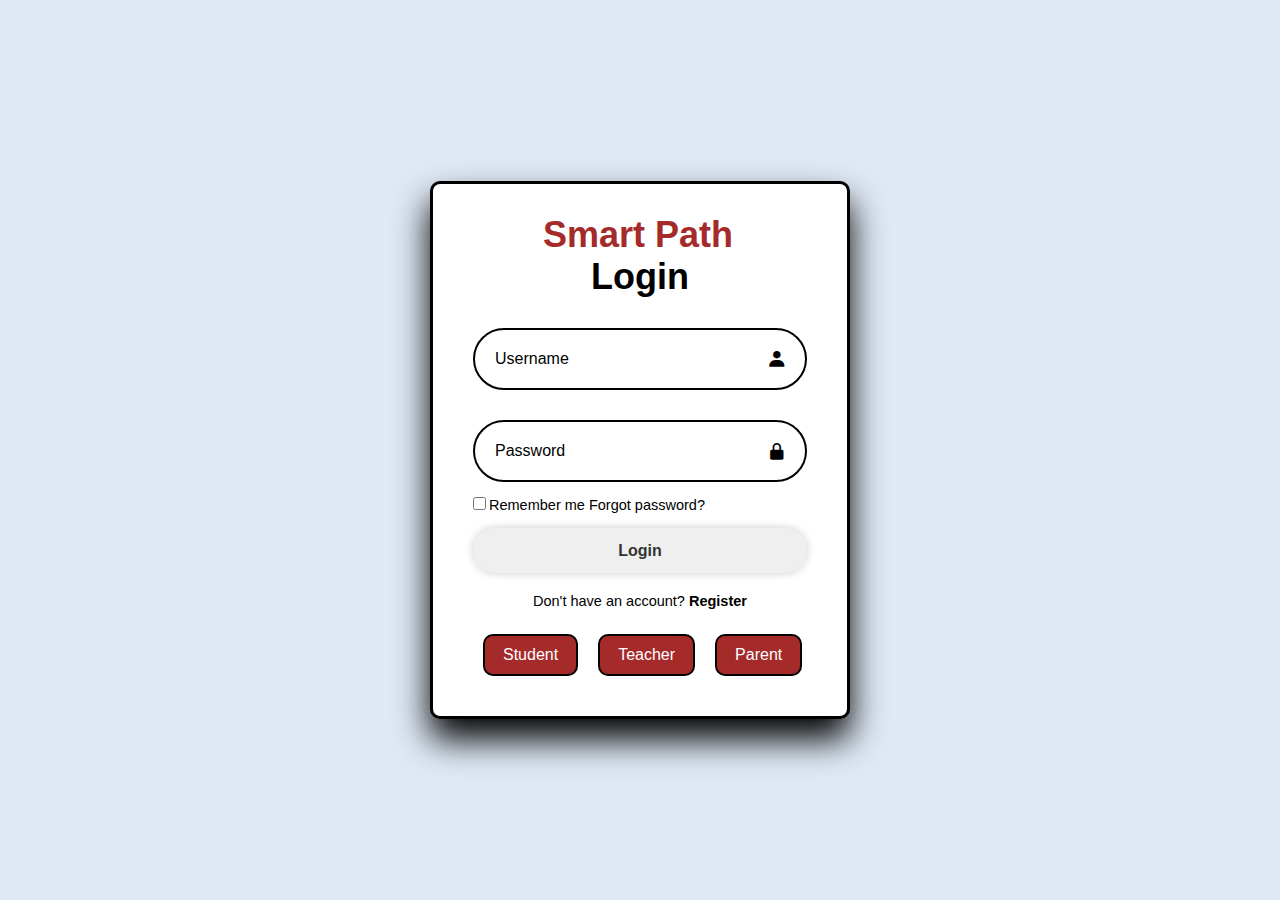
<file: index.html>
<!DOCTYPE html>
<html lang="en">
    <head>
        <title>Login page</title>
        <link href='https://unpkg.com/boxicons@2.1.4/css/boxicons.min.css' rel='stylesheet'>
        <link rel="stylesheet" href="master.css">
        <style>
            *{
                margin:0;
                padding: 0;
                box-sizing: border-box;
                font-family: Poppins, sans-serif;

            }
            body{
                display:flex;
                justify-content:center;
                align-items:center;
                min-height:100vh;
                background:#dfe9f5;
                box-sizing:border-box;
            }
            .wrapper{
                border:3px solid;
                width:420px;
                background:#fff;
                color:black;
                border-radius: 10px;
                padding: 30px 40px;
                box-shadow:0 20px 35px rgba(0, 0, 0, 1);
                
            }
            .wrapper h1{
                font-size:36px;
                text-align:center;

            }
            .wrapper .input-box{
                position:relative;
                width:100%;
                height:50%;
                margin:30px 0;


            }
            .input-box input{
                width:100%;
                height:100%;
                background:transparent;
                border:none;
                outline:none;
                border: 2px solid rgba(255, 255, 255, .2);
                border-radius:40px;
                font-size:16px;
                color:black;
                padding:20px 45px 20px 20px;
                border-color: black;

            }
            .input-box input::placeholder{
                color: black;


            }
            .input-box i {
                position:absolute;
                right:20px;
                top:50%;
                transform: translateY(-50%);
                font-size: 20px;


            }
            .wrapper .remember-forgot{
                
                justify-content:space-between;
                font-size:14.5px;
                margin:-15px 0 15px;
            }
            .remember-forgot label input{
                accent-color:black;
                margin-right:3px;
            }
            .remember-forgot a{
                color:black;
                text-decoration:none;
            }
            .remember-forgot a:hover{
                text-decoration:underline;
            }
            .wrapper .btn{
                width: 100%;
                height: 45px;
                border:none;
                outline:none;
                border-radius:40px;
                box-shadow: 0 0 10px rgba(0, 0, 0, .2);
                cursor:pointer;
                font-size:16px;
                color:#333;
                font-weight:600;
            }
            .wrapper .register-link{
                font-size:14.5px;
                text-align: center;
                margin:20px 0 15px;

            }
            .register-link p a{
                color:black;
                text-decoration:none;
                font-weight:600;

            }
            .register-link p a:hover{
                text-decoration:underline;

            }
            .student{
                
                text-decoration:none;
                
                color:#fff;
                background-color:brown;
                margin:10px;
                padding:10px 18px;
                border-radius: 10px;
                border:2px solid;
                border-color: black;
            }
            .teacher{
                
                text-decoration:none;
                
                color:black;
                background-color:brown;
                margin:10px;
                padding:10px 18px;
                border-radius: 10px;
                border:2px solid;
                border-color: black;
            }
            .parent{
                
                text-decoration:none;
                
                color:#fff;
                background-color:brown;
                margin:10px;
                padding:10px 18px;
                border-radius: 10px;
                border:2px solid;
                border-color: black;

            }
            .contents{
                display:flex;
                position:relative;
                
            
            }
            .contents a{
                text-decoration: none;
                color:#fff;
                
            }
            .student:hover, .teacher:hover, .parent:hover{
                background-color: black;
            }
            .logo{
                display:flex;
                position:relative;
                color:brown;
                left:70px;
                align-items: center;
                font-weight: 600;
            }



        </style>

    </head>
    <body>
        
        </div>
        
        <div class="wrapper">
            
            <form action="">
                <div class="logo">
                    <h1>Smart Path</h1>
                </div>
                <h1>Login</h1>
                <div class="input-box">
                    <input type="text" placeholder="Username" required>
                    <i class='bx bxs-user'></i>
                </div>
                <div class="input-box">
                    <input type="password" placeholder="Password" required>
                    <i class='bx bxs-lock-alt'></i>
                </div>
                <div class="remember-forgot">
                    <label><input type="checkbox">Remember me</label>
                    <a href="#">Forgot password?</a>
                </div>
                <button type="submit" class="btn">Login</button>
                <div class="register-link">
                    <p>Don't have an account? <a href="#">Register</a></p>
                </div>
            </form>
            <div class="contents">
                <div class="student">
                    <a href="student.html">Student</a>
                </div>
                <div class="teacher">
                    <a href="teacher.html">Teacher</a>
                </div>
                <div class="parent">
                    <a href="parent.html">Parent</a>
                </div>
        </div>
        
    </body>
</html>
</file>
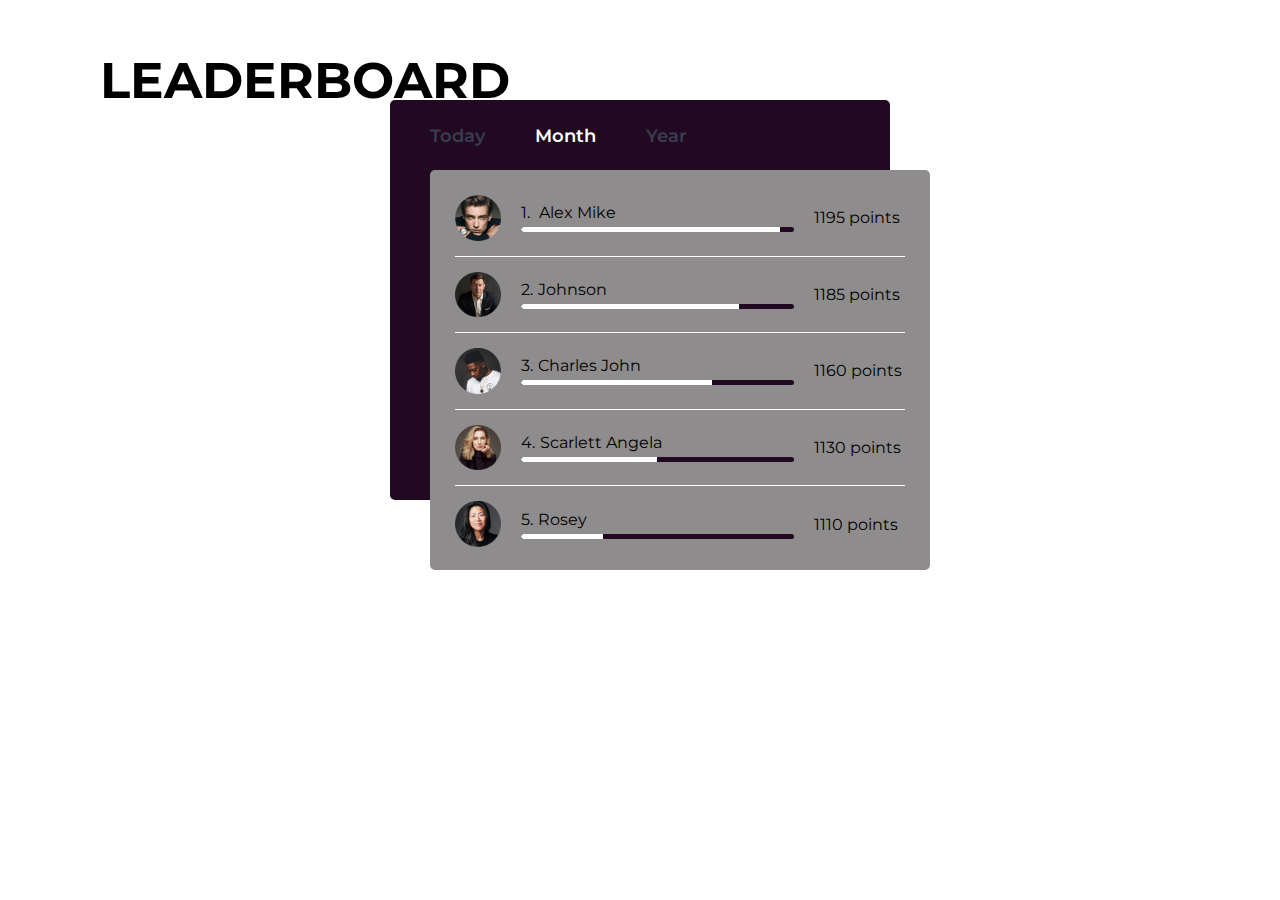
<file: analytics.html>
<!DOCTYPE html>
<html lang="en">
<head>
	<meta charset="UTF-8">
	<title>Analytics | Parent Dashboard</title>
	<link rel="stylesheet" href="analytics.css">
	<link rel="stylesheet" href="master.css">
</head>
<body>
	<h1 style="position: absolute; top: 50px; left: 100px; font-size: 50px">LEADERBOARD</h1>



<div class="wrapper">
	<div class="lboard_section">
		<div class="lboard_tabs">
			<div class="tabs">
				<ul>
					<li data-li="today">Today</li>
					<li class="active" data-li="month">Month</li>
					<li data-li="year">Year</li>
				</ul>
			</div>
		</div>

		<div class="lboard_wrap">
			<div class="lboard_item today" style="display: none;">
				<div class="lboard_mem">
					<div class="img">
						<img src="Leader-Board-/pic_1.png" alt="picture_1">
					</div>
					<div class="name_bar">
						<p><span>1.</span> Charles John</p>
						<div class="bar_wrap">
							<div class="inner_bar" style="width: 95%"></div>
						</div>
					</div>
					<div class="points">
						195 points
					</div>
				</div>
				<div class="lboard_mem">
					<div class="img">
						<img src="Leader-Board-/pic_2.png" alt="picture_2">
					</div>
					<div class="name_bar">
						<p><span>2.</span>Alex Mike</p>
						<div class="bar_wrap">
							<div class="inner_bar" style="width: 80%"></div>
						</div>
					</div>
					<div class="points">
						185 points
					</div>
				</div>
				<div class="lboard_mem">
					<div class="img">
						<img src="Leader-Board-/pic_2.png" alt="picture_2">
					</div>
					<div class="name_bar">
						<p><span>3.</span>Johnson</p>
						<div class="bar_wrap">
							<div class="inner_bar" style="width: 60%;"></div>
						</div>
					</div>
					<div class="points">
						160 points
					</div>
				</div>
				<div class="lboard_mem">
					<div class="img">
						<img src="Leader-Board-/pic_4.png" alt="picture_1">
					</div>
					<div class="name_bar">
						<p><span>4.</span>Rosey</p>
						<div class="bar_wrap">
							<div class="inner_bar" style="width: 30%"></div>
						</div>
					</div>
					<div class="points">
						130 points
					</div>
				</div>
				<div class="lboard_mem">
					<div class="img">
						<img src="Leader-Board-/pic_2.png" alt="picture_2">
					</div>
					<div class="name_bar">
						<p><span>5.</span>Scarlett Angela</p>
						<div class="bar_wrap">
							<div class="inner_bar" style="width: 10%"></div>
						</div>
					</div>
					<div class="points">
						110 points
					</div>
				</div>
			</div>
			<div class="lboard_item month" style="display: block;">
				<div class="lboard_mem">
					<div class="img">
						<img src="Leader-Board-/pic_2.png" alt="picture_2">
					</div>
					<div class="name_bar">
						<p><span>1.</span> Alex Mike</p>
						<div class="bar_wrap">
							<div class="inner_bar" style="width: 95%"></div>
						</div>
					</div>
					<div class="points">
						1195 points
					</div>
				</div>
				<div class="lboard_mem">
					<div class="img">
						<img src="Leader-Board-/pic_3.png" alt="picture_3">
					</div>
					<div class="name_bar">
						<p><span>2.</span>Johnson</p>
						<div class="bar_wrap">
							<div class="inner_bar" style="width: 80%"></div>
						</div>
					</div>
					<div class="points">
						1185 points
					</div>
				</div>
				<div class="lboard_mem">
					<div class="img">
						<img src="Leader-Board-/pic_1.png" alt="picture_1">
					</div>
					<div class="name_bar">
						<p><span>3.</span>Charles John</p>
						<div class="bar_wrap">
							<div class="inner_bar" style="width: 70%;"></div>
						</div>
					</div>
					<div class="points">
						1160 points
					</div>
				</div>
				<div class="lboard_mem">
					<div class="img">
						<img src="Leader-Board-/pic_5.png" alt="picture_5">
					</div>
					<div class="name_bar">
						<p><span>4.</span>Scarlett Angela</p>
						<div class="bar_wrap">
							<div class="inner_bar" style="width: 50%"></div>
						</div>
					</div>
					<div class="points">
						1130 points
					</div>
				</div>
				<div class="lboard_mem">
					<div class="img">
						<img src="Leader-Board-/pic_4.png" alt="picture_4">
					</div>
					<div class="name_bar">
						<p><span>5.</span>Rosey</p>
						<div class="bar_wrap">
							<div class="inner_bar" style="width: 30%"></div>
						</div>
					</div>
					<div class="points">
						1110 points
					</div>
				</div>
			</div>
			<div class="lboard_item year" style="display: none;">
				<div class="lboard_mem">
					<div class="img">
						<img src="Leader-Board-/pic_5.png" alt="picture_5">
					</div>
					<div class="name_bar">
						<p><span>1.</span>Scarlett Angela</p>
						<div class="bar_wrap">
							<div class="inner_bar" style="width: 90%"></div>
						</div>
					</div>
					<div class="points">
						2195 points
					</div>
				</div>
				<div class="lboard_mem">
					<div class="img">
						<img src="Leader-Board-/pic_4.png" alt="picture_4">
					</div>
					<div class="name_bar">
						<p><span>2.</span>Rosey</p>
						<div class="bar_wrap">
							<div class="inner_bar" style="width: 85%"></div>
						</div>
					</div>
					<div class="points">
						2185 points
					</div>
				</div>
				<div class="lboard_mem">
					<div class="img">
						<img src="Leader-Board-/pic_3.png" alt="picture_3">
					</div>
					<div class="name_bar">
						<p><span>3.</span>Johnson</p>
						<div class="bar_wrap">
							<div class="inner_bar" style="width: 65%;"></div>
						</div>
					</div>
					<div class="points">
						2160 points
					</div>
				</div>
				<div class="lboard_mem">
					<div class="img">
						<img src="Leader-Board-/pic_1.png" alt="picture_1">
					</div>
					<div class="name_bar">
						<p><span>4.</span>Charles John</p>
						<div class="bar_wrap">
							<div class="inner_bar" style="width: 30%"></div>
						</div>
					</div>
					<div class="points">
						2130 points
					</div>
				</div>
				<div class="lboard_mem">
					<div class="img">
						<img src="Leader-Board-/pic_2.png" alt="picture_2">
					</div>
					<div class="name_bar">
						<p><span>5.</span>Alex Mike</p>
						<div class="bar_wrap">
							<div class="inner_bar" style="width: 10%"></div>
						</div>
					</div>
					<div class="points">
						2110 points
					</div>
				</div>
			</div>
		</div>
	</div>
</div>	

<script src="scripts.js"></script>
</body>
</html>
</file>
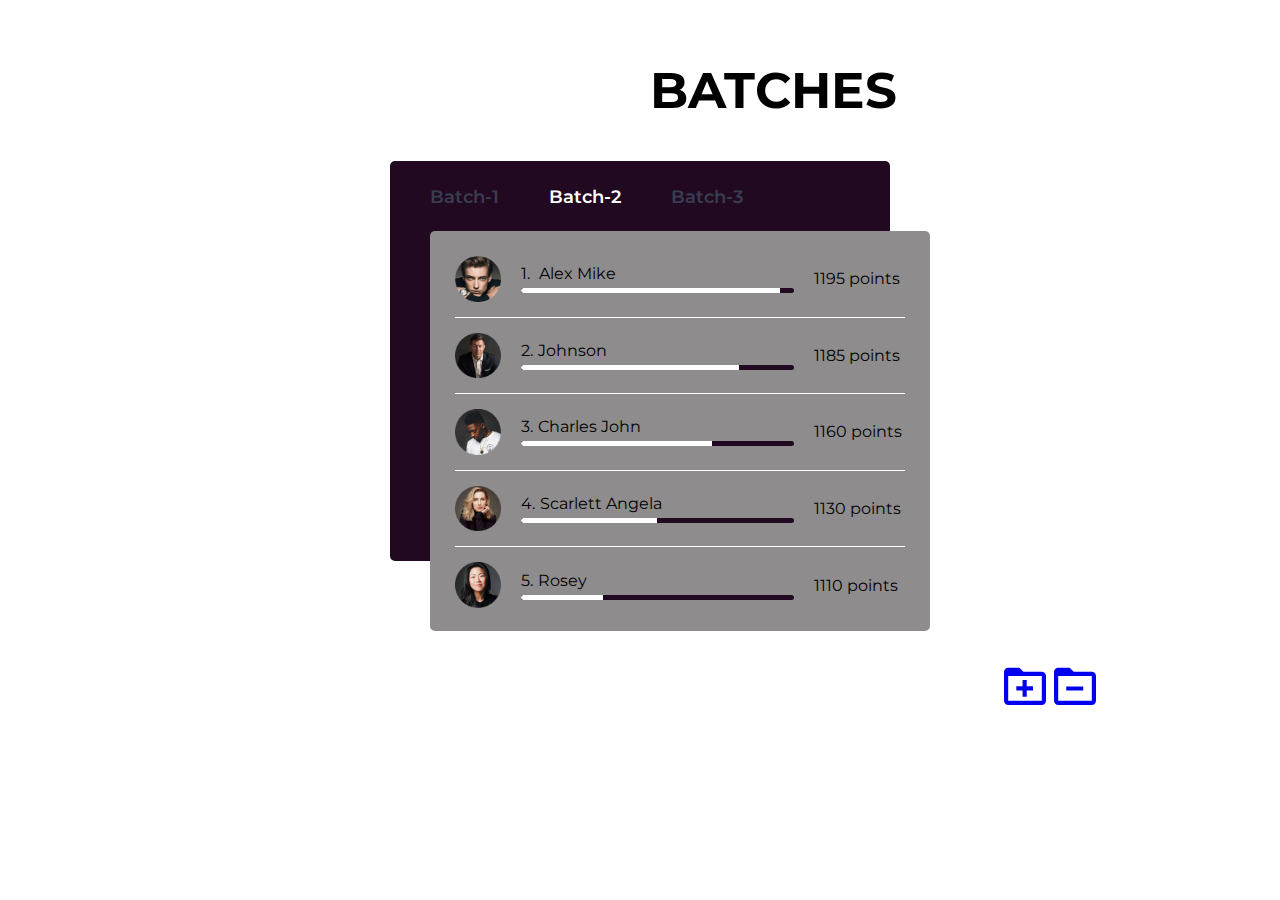
<file: batch.html>
<!DOCTYPE html>
<html lang="en">
<head>
	<meta charset="UTF-8">
	<title>Analytics | Parent Dashboard</title>
	<link rel="stylesheet" href="analytics.css">
    <link rel="stylesheet" href="master.css">
	<link href='https://unpkg.com/boxicons@2.1.4/css/boxicons.min.css' rel='stylesheet'>
</head>
<body>
	<h1 style="position: relative; top: 60px; left: 650px; font-size: 50px">BATCHES</h1>



<div class="wrapper">
	<div class="lboard_section">
		<div class="lboard_tabs">
			<div class="tabs">
				<ul>
					<li data-li="today">Batch-1</li>
					<li class="active" data-li="month">Batch-2</li>
					<li data-li="year">Batch-3</li>
				</ul>
			</div>
		</div>

		<div class="lboard_wrap">
			<div class="lboard_item today" style="display: none;">
				<div class="lboard_mem">
					<div class="img">
						<img src="Leader-Board-/pic_1.png" alt="picture_1">
					</div>
					<div class="name_bar">
						<p><span>1.</span> Charles John</p>
						<div class="bar_wrap">
							<div class="inner_bar" style="width: 95%"></div>
						</div>
					</div>
					<div class="points">
						195 points
					</div>
				</div>
				<div class="lboard_mem">
					<div class="img">
						<img src="Leader-Board-/pic_2.png" alt="picture_2">
					</div>
					<div class="name_bar">
						<p><span>2.</span>Alex Mike</p>
						<div class="bar_wrap">
							<div class="inner_bar" style="width: 80%"></div>
						</div>
					</div>
					<div class="points">
						185 points
					</div>
				</div>
				<div class="lboard_mem">
					<div class="img">
						<img src="Leader-Board-/pic_2.png" alt="picture_2">
					</div>
					<div class="name_bar">
						<p><span>3.</span>Johnson</p>
						<div class="bar_wrap">
							<div class="inner_bar" style="width: 60%;"></div>
						</div>
					</div>
					<div class="points">
						160 points
					</div>
				</div>
				<div class="lboard_mem">
					<div class="img">
						<img src="Leader-Board-/pic_4.png" alt="picture_1">
					</div>
					<div class="name_bar">
						<p><span>4.</span>Rosey</p>
						<div class="bar_wrap">
							<div class="inner_bar" style="width: 30%"></div>
						</div>
					</div>
					<div class="points">
						130 points
					</div>
				</div>
				<div class="lboard_mem">
					<div class="img">
						<img src="Leader-Board-/pic_2.png" alt="picture_2">
					</div>
					<div class="name_bar">
						<p><span>5.</span>Scarlett Angela</p>
						<div class="bar_wrap">
							<div class="inner_bar" style="width: 10%"></div>
						</div>
					</div>
					<div class="points">
						110 points
					</div>
				</div>
			</div>
			<div class="lboard_item month" style="display: block;">
				<div class="lboard_mem">
					<div class="img">
						<img src="Leader-Board-/pic_2.png" alt="picture_2">
					</div>
					<div class="name_bar">
						<p><span>1.</span> Alex Mike</p>
						<div class="bar_wrap">
							<div class="inner_bar" style="width: 95%"></div>
						</div>
					</div>
					<div class="points">
						1195 points
					</div>
				</div>
				<div class="lboard_mem">
					<div class="img">
						<img src="Leader-Board-/pic_3.png" alt="picture_3">
					</div>
					<div class="name_bar">
						<p><span>2.</span>Johnson</p>
						<div class="bar_wrap">
							<div class="inner_bar" style="width: 80%"></div>
						</div>
					</div>
					<div class="points">
						1185 points
					</div>
				</div>
				<div class="lboard_mem">
					<div class="img">
						<img src="Leader-Board-/pic_1.png" alt="picture_1">
					</div>
					<div class="name_bar">
						<p><span>3.</span>Charles John</p>
						<div class="bar_wrap">
							<div class="inner_bar" style="width: 70%;"></div>
						</div>
					</div>
					<div class="points">
						1160 points
					</div>
				</div>
				<div class="lboard_mem">
					<div class="img">
						<img src="Leader-Board-/pic_5.png" alt="picture_5">
					</div>
					<div class="name_bar">
						<p><span>4.</span>Scarlett Angela</p>
						<div class="bar_wrap">
							<div class="inner_bar" style="width: 50%"></div>
						</div>
					</div>
					<div class="points">
						1130 points
					</div>
				</div>
				<div class="lboard_mem">
					<div class="img">
						<img src="Leader-Board-/pic_4.png" alt="picture_4">
					</div>
					<div class="name_bar">
						<p><span>5.</span>Rosey</p>
						<div class="bar_wrap">
							<div class="inner_bar" style="width: 30%"></div>
						</div>
					</div>
					<div class="points">
						1110 points
					</div>
				</div>
			</div>
			<div class="lboard_item year" style="display: none;">
				<div class="lboard_mem">
					<div class="img">
						<img src="Leader-Board-/pic_5.png" alt="picture_5">
					</div>
					<div class="name_bar">
						<p><span>1.</span>Scarlett Angela</p>
						<div class="bar_wrap">
							<div class="inner_bar" style="width: 90%"></div>
						</div>
					</div>
					<div class="points">
						2195 points
					</div>
				</div>
				<div class="lboard_mem">
					<div class="img">
						<img src="Leader-Board-/pic_4.png" alt="picture_4">
					</div>
					<div class="name_bar">
						<p><span>2.</span>Rosey</p>
						<div class="bar_wrap">
							<div class="inner_bar" style="width: 85%"></div>
						</div>
					</div>
					<div class="points">
						2185 points
					</div>
				</div>
				<div class="lboard_mem">
					<div class="img">
						<img src="Leader-Board-/pic_3.png" alt="picture_3">
					</div>
					<div class="name_bar">
						<p><span>3.</span>Johnson</p>
						<div class="bar_wrap">
							<div class="inner_bar" style="width: 65%;"></div>
						</div>
					</div>
					<div class="points">
						2160 points
					</div>
				</div>
				<div class="lboard_mem">
					<div class="img">
						<img src="Leader-Board-/pic_1.png" alt="picture_1">
					</div>
					<div class="name_bar">
						<p><span>4.</span>Charles John</p>
						<div class="bar_wrap">
							<div class="inner_bar" style="width: 30%"></div>
						</div>
					</div>
					<div class="points">
						2130 points
					</div>
				</div>
				<div class="lboard_mem">
					<div class="img">
						<img src="Leader-Board-/pic_2.png" alt="picture_2">
					</div>
					<div class="name_bar">
						<p><span>5.</span>Alex Mike</p>
						<div class="bar_wrap">
							<div class="inner_bar" style="width: 10%"></div>
						</div>
					</div>
					<div class="points">
						2110 points
					</div>
				</div>
			</div>
		</div>
		
	</div>
	<div class="buttons" style="display: flex; text-decoration: none;">
		<a href="#"><i class='bx bx-folder-plus'></i></a>
		<a href="#"><i class='bx bx-folder-minus'></i></a>
	</div>
</div>	

<script src="scripts.js"></script>
</body>
</html>
</file>
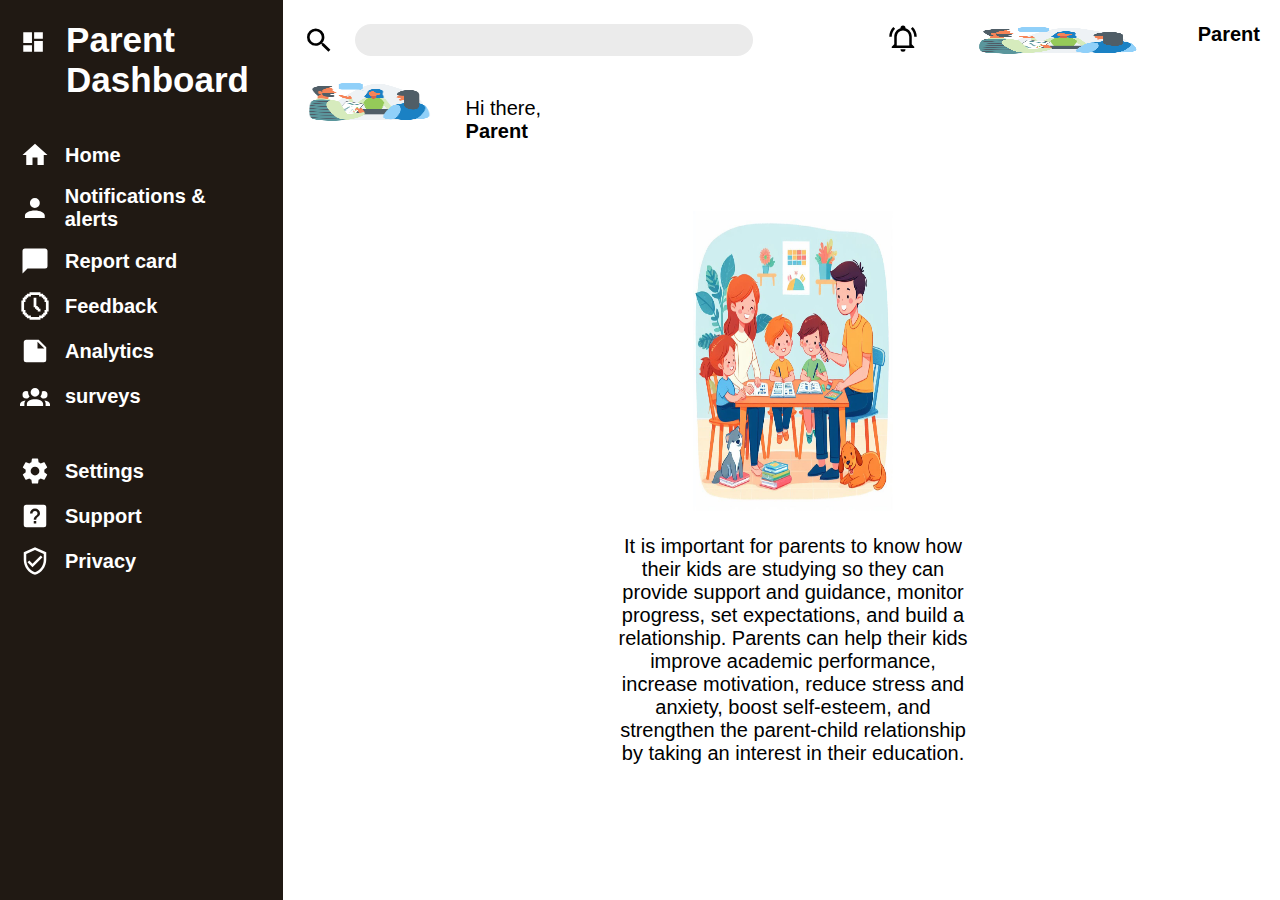
<file: parent.html>
<!DOCTYPE html>
<html lang="en">
  <head>
    <meta charset="UTF-8" />
    <meta name="viewport" content="width=device-width, initial-scale=1.0" />
    <title>Parent-Dashboard</title>
    <link rel="stylesheet" href="student.css" />
    <link rel="stylesheet" href="master.css">
  </head>
  <body>
    <div class="container">
      <div class="grid-item" id="sideBar">
        <div id="dashboard">
          <svg
            id="dashboardSvg"
            class="icons"
            xmlns="http://www.w3.org/2000/svg"
            viewBox="0 0 24 24"
          >
            <title>view-dashboard</title>
            <path
              d="M13,3V9H21V3M13,21H21V11H13M3,21H11V15H3M3,13H11V3H3V13Z"
              fill="white"
            />
          </svg>

          <div id="dashboardText">Parent Dashboard</div>
        </div>
        <div id="upperSide">
          <div class="sideItems">
            <svg
              id="homeIcon"
              class="sideIcon"
              xmlns="http://www.w3.org/2000/svg"
              viewBox="0 0 24 24"
            >
              <title>home</title>
              <path
                d="M10,20V14H14V20H19V12H22L12,3L2,12H5V20H10Z"
                fill="white"
              />
            </svg>
            Home
          </div>
          <div class="sideItems">
            <svg
              id="profileIcon"
              class="sideIcon"
              xmlns="http://www.w3.org/2000/svg"
              viewBox="0 0 24 24"
            >
              <title>account</title>
              <path
                d="M12,4A4,4 0 0,1 16,8A4,4 0 0,1 12,12A4,4 0 0,1 8,8A4,4 0 0,1 12,4M12,14C16.42,14 20,15.79 20,18V20H4V18C4,15.79 7.58,14 12,14Z"
                fill="white"
              />
            </svg>
            Notifications & alerts
          </div>
          <div class="sideItems">
            <svg
              id="messageIcon"
              class="sideIcon"
              xmlns="http://www.w3.org/2000/svg"
              viewBox="0 0 24 24"
            >
              <title>message</title>
              <path
                d="M20,2H4A2,2 0 0,0 2,4V22L6,18H20A2,2 0 0,0 22,16V4C22,2.89 21.1,2 20,2Z"
                fill="white"
              />
            </svg>
            <a href="progress.html" class="gay">Report card</a>
          </div>
          <div class="sideItems">
            <svg
              id="historyIcon"
              class="sideIcon"
              xmlns="http://www.w3.org/2000/svg"
              viewBox="0 0 22 22"
            >
              <title>clock</title>
              <path
                d="M10 5H12V11H13V12H14V13H15V15H13V14H12V13H11V12H10V5M15 1V2H17V3H18V4H19V5H20V7H21V15H20V17H19V18H18V19H17V20H15V21H7V20H5V19H4V18H3V17H2V15H1V7H2V5H3V4H4V3H5V2H7V1H15M14 3H8V4H6V5H5V6H4V8H3V14H4V16H5V17H6V18H8V19H14V18H16V17H17V16H18V14H19V8H18V6H17V5H16V4H14V3Z"
                fill="white"
              />
            </svg>
            Feedback
          </div>
          <div class="sideItems">
            <svg
              id="taskIcon"
              class="sideIcon"
              xmlns="http://www.w3.org/2000/svg"
              viewBox="0 0 24 24"
            >
              <title>note</title>
              <path
                d="M14,10V4.5L19.5,10M5,3C3.89,3 3,3.89 3,5V19A2,2 0 0,0 5,21H19A2,2 0 0,0 21,19V9L15,3H5Z"
                fill="white"
              />
            </svg>
           <a href="analytics.html"  class="gay">Analytics</a>
          </div>
          <div class="sideItems">
            <svg
              id="analyticsIcon"
              class="sideIcon"
              xmlns="http://www.w3.org/2000/svg"
              viewBox="0 0 24 24"
            >
              <title>account-group</title>
              <path
                d="M12,5.5A3.5,3.5 0 0,1 15.5,9A3.5,3.5 0 0,1 12,12.5A3.5,3.5 0 0,1 8.5,9A3.5,3.5 0 0,1 12,5.5M5,8C5.56,8 6.08,8.15 6.53,8.42C6.38,9.85 6.8,11.27 7.66,12.38C7.16,13.34 6.16,14 5,14A3,3 0 0,1 2,11A3,3 0 0,1 5,8M19,8A3,3 0 0,1 22,11A3,3 0 0,1 19,14C17.84,14 16.84,13.34 16.34,12.38C17.2,11.27 17.62,9.85 17.47,8.42C17.92,8.15 18.44,8 19,8M5.5,18.25C5.5,16.18 8.41,14.5 12,14.5C15.59,14.5 18.5,16.18 18.5,18.25V20H5.5V18.25M0,20V18.5C0,17.11 1.89,15.94 4.45,15.6C3.86,16.28 3.5,17.22 3.5,18.25V20H0M24,20H20.5V18.25C20.5,17.22 20.14,16.28 19.55,15.6C22.11,15.94 24,17.11 24,18.5V20Z"
                fill="white"
              />
            </svg>
            surveys
          </div>
        </div>
        <div id="lowerSide">
          <div class="sideItems">
            <svg
              id="settingsIcon"
              class="sideIcon"
              xmlns="http://www.w3.org/2000/svg"
              viewBox="0 0 24 24"
            >
              <title>cog</title>
              <path
                d="M12,15.5A3.5,3.5 0 0,1 8.5,12A3.5,3.5 0 0,1 12,8.5A3.5,3.5 0 0,1 15.5,12A3.5,3.5 0 0,1 12,15.5M19.43,12.97C19.47,12.65 19.5,12.33 19.5,12C19.5,11.67 19.47,11.34 19.43,11L21.54,9.37C21.73,9.22 21.78,8.95 21.66,8.73L19.66,5.27C19.54,5.05 19.27,4.96 19.05,5.05L16.56,6.05C16.04,5.66 15.5,5.32 14.87,5.07L14.5,2.42C14.46,2.18 14.25,2 14,2H10C9.75,2 9.54,2.18 9.5,2.42L9.13,5.07C8.5,5.32 7.96,5.66 7.44,6.05L4.95,5.05C4.73,4.96 4.46,5.05 4.34,5.27L2.34,8.73C2.21,8.95 2.27,9.22 2.46,9.37L4.57,11C4.53,11.34 4.5,11.67 4.5,12C4.5,12.33 4.53,12.65 4.57,12.97L2.46,14.63C2.27,14.78 2.21,15.05 2.34,15.27L4.34,18.73C4.46,18.95 4.73,19.03 4.95,18.95L7.44,17.94C7.96,18.34 8.5,18.68 9.13,18.93L9.5,21.58C9.54,21.82 9.75,22 10,22H14C14.25,22 14.46,21.82 14.5,21.58L14.87,18.93C15.5,18.67 16.04,18.34 16.56,17.94L19.05,18.95C19.27,19.03 19.54,18.95 19.66,18.73L21.66,15.27C21.78,15.05 21.73,14.78 21.54,14.63L19.43,12.97Z"
                fill="white"
              />
            </svg>
            Settings
          </div>
          <div class="sideItems">
            <svg
              id="supportIcon"
              class="sideIcon"
              xmlns="http://www.w3.org/2000/svg"
              viewBox="0 0 24 24"
            >
              <title>help-box</title>
              <path
                d="M11,18H13V16H11V18M12,6A4,4 0 0,0 8,10H10A2,2 0 0,1 12,8A2,2 0 0,1 14,10C14,12 11,11.75 11,15H13C13,12.75 16,12.5 16,10A4,4 0 0,0 12,6M5,3H19A2,2 0 0,1 21,5V19A2,2 0 0,1 19,21H5A2,2 0 0,1 3,19V5A2,2 0 0,1 5,3Z"
                fill="white"
              />
            </svg>
            Support
          </div>
          <div class="sideItems">
            <svg
              id="privacyIcon"
              class="sideIcon"
              xmlns="http://www.w3.org/2000/svg"
              viewBox="0 0 24 24"
            >
              <title>shield-check-outline</title>
              <path
                d="M21,11C21,16.55 17.16,21.74 12,23C6.84,21.74 3,16.55 3,11V5L12,1L21,5V11M12,21C15.75,20 19,15.54 19,11.22V6.3L12,3.18L5,6.3V11.22C5,15.54 8.25,20 12,21M10,17L6,13L7.41,11.59L10,14.17L16.59,7.58L18,9"
                fill="white"
              />
            </svg>
            Privacy
          </div>
        </div>
      </div>
      <div class="grid-item" id="header">
        <div class="searchBar">
          <svg
            id="magnify"
            class="icons"
            xmlns="http://www.w3.org/2000/svg"
            viewBox="0 0 24 24"
          >
            <title>magnify</title>
            <path
              d="M9.5,3A6.5,6.5 0 0,1 16,9.5C16,11.11 15.41,12.59 14.44,13.73L14.71,14H15.5L20.5,19L19,20.5L14,15.5V14.71L13.73,14.44C12.59,15.41 11.11,16 9.5,16A6.5,6.5 0 0,1 3,9.5A6.5,6.5 0 0,1 9.5,3M9.5,5C7,5 5,7 5,9.5C5,12 7,14 9.5,14C12,14 14,12 14,9.5C14,7 12,5 9.5,5Z"
            />
          </svg>
          <input type="text" id="search" />
        </div>
        <div class="rightSide">
          <!-- <div id="notification">ting</div> -->

          <svg
            class="icons"
            id="bell"
            xmlns="http://www.w3.org/2000/svg"
            viewBox="0 0 24 24"
          >
            <title>bell-ring-outline</title>
            <path
              d="M10,21H14A2,2 0 0,1 12,23A2,2 0 0,1 10,21M21,19V20H3V19L5,17V11C5,7.9 7.03,5.17 10,4.29C10,4.19 10,4.1 10,4A2,2 0 0,1 12,2A2,2 0 0,1 14,4C14,4.1 14,4.19 14,4.29C16.97,5.17 19,7.9 19,11V17L21,19M17,11A5,5 0 0,0 12,6A5,5 0 0,0 7,11V18H17V11M19.75,3.19L18.33,4.61C20.04,6.3 21,8.6 21,11H23C23,8.07 21.84,5.25 19.75,3.19M1,11H3C3,8.6 3.96,6.3 5.67,4.61L4.25,3.19C2.16,5.25 1,8.07 1,11Z"
            />
          </svg>
          <img src="par.png" alt="profilePic" class="photo" />
          <div class="userName">Parent</div>
        </div>
      </div>
      <div class="grid-item" id="navBar">
        <div class="leftSide">
          <img src="par.png" alt="profilePic" class="photo" />
          <div class="greetings">
            <p>Hi there, <b>Parent</b></p>
          </div>
        </div>
            <style>
                body {
                    display: flex;
                    justify-content: center;
                    align-items: center;
                    height: 100vh;
                    margin: 0;
                    font-family: 'Montserrat', sans-serif;
                }
        
                .content {
                    text-align: center;
                    margin-top: 20cm;
                    margin-right: 7cm;
                }
        
                img {
                    width: 200px; /* Set the width as needed */
                    height: 300px; /* Set the height as needed */
                }
                blockquote p {
            font-size: 20px; /* Adjust the font size as needed */
        }
            </style>
        </head>
        <body>
            <div class="content">
                <img src="future.jpg" alt="Student performance" width="200" height="300" title="A T-Rex on display in the Manchester University Museum" />
                <blockquote>
                    <p>
                      It is important for parents to know how their kids are studying so they can provide support and guidance, monitor progress, set expectations, and build a relationship. Parents can help their kids improve academic performance, increase motivation, reduce stress and anxiety, boost self-esteem, and strengthen the parent-child relationship by taking an interest in their education.
                    </p>
                </blockquote>
            </div>
        </body>
        
      
        
      
        
        
        
        
      


  </body>
</html>
</file>
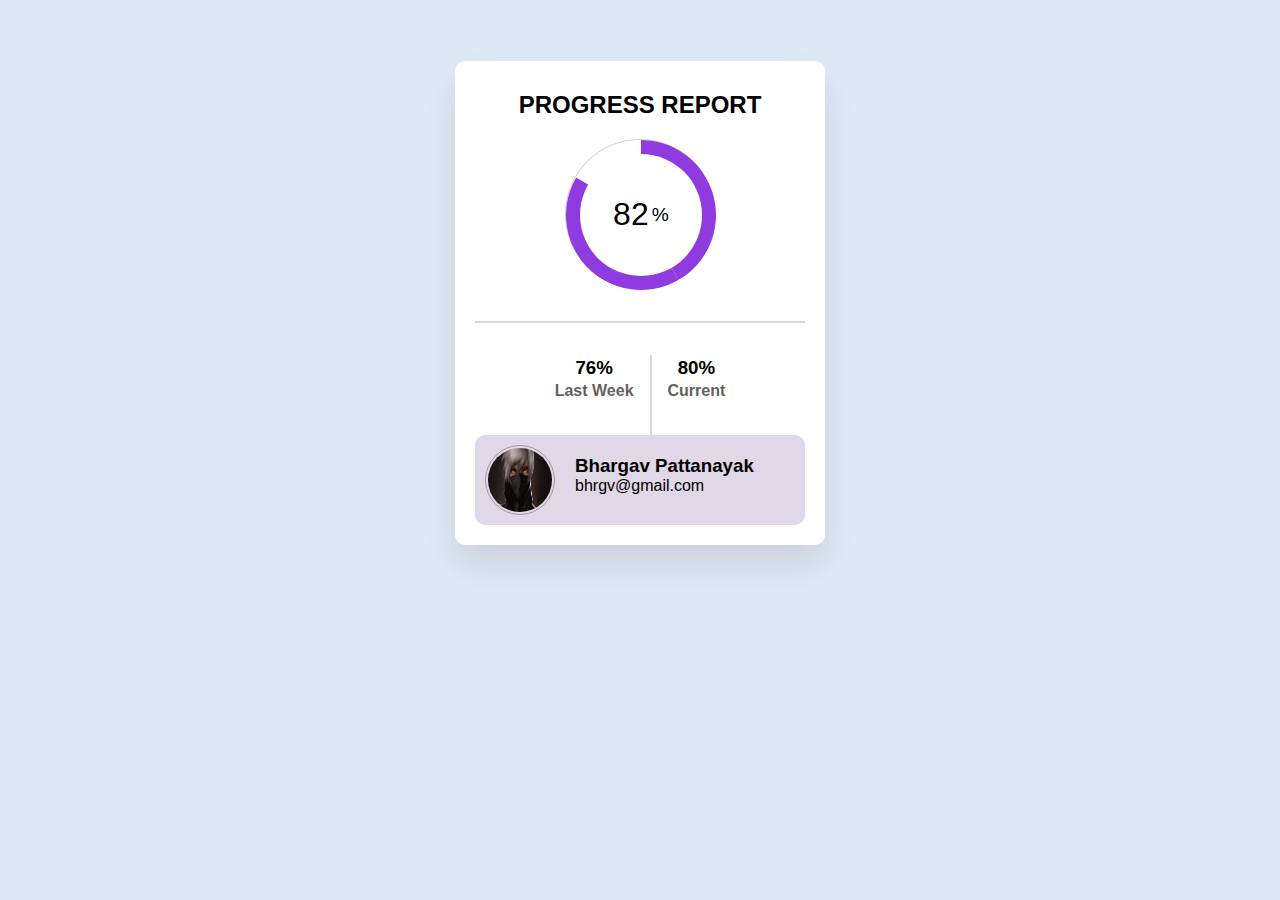
<file: progress.html>
<!DOCTYPE html>
<html lang="en">
    <head>
        <meta charset="UTF-8">
        <title>Progress Report</title>
        <link rel="stylesheet" href="master.css">
        <style>
            *{
                margin:0;
                padding:0;
                box-sizing:border-box;
                font-family:"poppins",sans-serif;

            }
            body{
                background:#dfe9f5;
            }
            .container{
                width:370px;
                margin:3.8rem auto;
                padding:20px;
                text-align:center;
                border-radius:10px;
                background:#fff;
                box-shadow:0 20px 35px rgba(0, 0, 0, 0.1);
            }
            .progress-container{
                margin:auto;
                width:150px;
                height:150px;
                border-radius:50%;
                border: 1px solid #cfcfcf;
            }
            h2{
                margin:10px;
                padding-bottom:10px;
                text-transform: uppercase;

            }
            .progress .mask,
            .progress .fill{
                width:150px;
                height:150px;
                position:absolute;
                border-radius: 50%;
                border-radius:50%;


            }
            .progress .mask{
                clip: rect(0px, 150px, 150px, 75px);
            }
            .inside-circle{
                width:122px;
                height:122px;
                font-size:2rem;
                position:absolute;
                background-color:#fff;
                border-radius:50%;
                display:flex;
                justify-content:center;
                align-items:center;
                margin:14px 0 0 14px;

            }
            .mask .fill{
                clip: rect(0px, 75px, 150px, 0px );
                background: #903bdf;

            }
            .mask.full,
            .progress .fill{
                animation: fill ease-in-out 3s;
                transform: rotate(150deg);
            }
            @keyframes fill{
                0%{
                    transform: rotate(0deg);
                }
                
            }
            .inside-circle span{
                font-size: 1.2rem;
                margin-left: 0.2rem;

            }
            .line{
                margin-top:2rem;
                border:1px solid rgb(216, 216, 216);
            }
            .progress-report{
                display: flex;
                justify-content:center;
                align-items:center;
            }
            .progress-report h3{
                font-size:1.5erm;
                padding: 1rem;
            }
            .progress-report span{
                font-size: 1rem;
                color: rgb(99, 98, 98);

            }
            .progress-report .line{
                height:5rem;
            }
            .contact{
                display:flex;
                padding:10px;
                border-radius:10px;
                background: rgb(224, 215, 231);

            }
            .contact img{
                width: 70px;
                height: 70px;
                border-radius: 50%;
                padding:2px;
                border: 1px solid rgb(159, 149, 167);
            }
            .contact .text{
                text-align: left;
                padding: 10px 20px;

            }
            .contact .text h3{
                text-transform: capitalize;
            }


        </style>
    </head>
    <body>
        <div class="container">
            <h2>Progress report</h2>
            <div class="progress-container">
                <div class="progress">
                    <div class="mask full">
                        <div class="fill"></div>
                        </div>
                        <div class="mask half">
                             <div class="fill"></div>
                        </div>
                        <div class="inside-circle">82 <span>%</span></div>
                    </div>
                </div>
                <div class="line"></div>
                <div class="progress-report">
                    <h3>76% <br><span>Last Week</span></h3>
                    <div class="line"></div>
                    <h3>80% <br> <span>Current</span></h3>
                </div>
                <div class="contact">
                    <img src="pic.jpg" alt="profile">
                    <div class="text">
                        <h3>Bhargav Pattanayak</h3>
                        <span>bhrgv@gmail.com</span>
                    </div>
                </div>
            </div>
        
    </body>
</html>
</file>
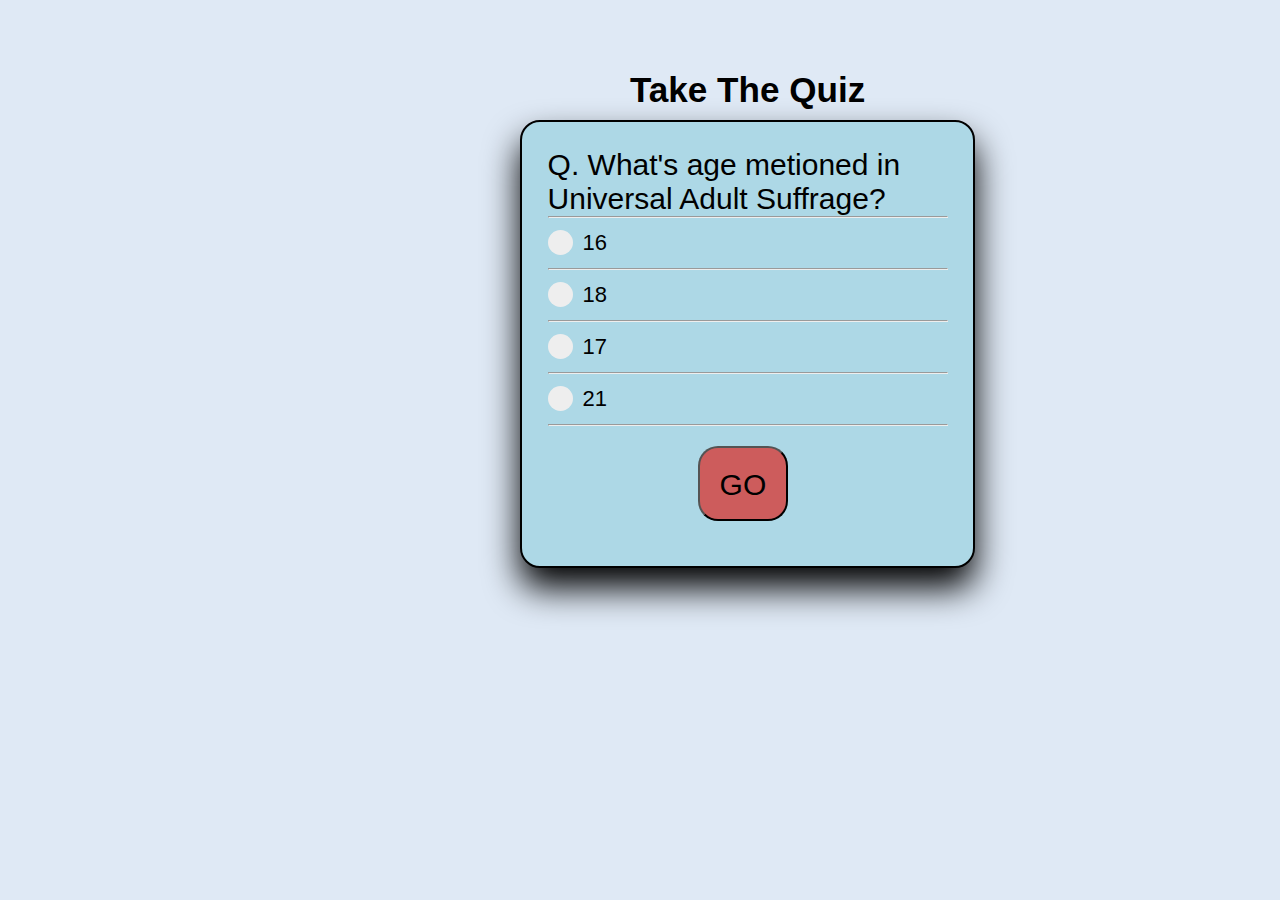
<file: quiz.html>
<!DOCTYPE html>
<html lang="en">
<head>
    <meta charset="UTF-8">
    <meta name="viewport" content="width=device-width, initial-scale=1.0">
    <title>Quiz</title>
    <link rel="stylesheet" href="master.css">
    <style>
        *{
           
            margin:0;
        }
        body{
            
            background:#dfe9f5;
            position:relative;
            font-family:sans-serif;
            font-size:30px;
            border: 3px;
        }
        .quiz{
            position:absolute;
            border: 2px solid;
            translate:transform(-50%,-50%);
            top:100px;
            left:500px;
            background-color: lightblue;
            padding:2%;
            border-radius: 20px;
            margin:20px;
            width:400px;
            box-shadow:0 20px 35px rgba(0, 0, 0, 1);
        }
        button{
            display:flex;
            position:relative;
            left:150px;
            width:90px;
            height: 75px;
            font-size: 30px;
            border-radius: 20px;
            padding:20px;
            background-color: indianred;
            margin-top:20px;
            margin-bottom: 20px;
        }
        h3{
            position: relative;
            left:630px;
            top:70px;
        }


        /* Custom Radio Button */

        /* The WHOLE OPTION */
        .container {
        display: block;
        position: relative;
        padding-left: 35px;
        margin-bottom: 12px;
        margin-top: 12px;
        cursor: pointer;
        font-size: 22px;
        }

        /* Hide the browser's default radio button */
        .container input {
        opacity: 0;
        }

        /* Create a custom radio button */
        .checkmark {
        position: absolute;
        top: 0;
        left: 0;
        height: 25px;
        width: 25px;
        background-color: #eee;
        border-radius: 50%;
        }

        /* On mouse-over, add a grey background color */
        .container:hover .checkmark {
        background-color: #ccc;
        }

        /* When the radio button is checked, add a blue background */
        .container input:checked ~ .checkmark {
        background-color: #2196F3;
        }

        /* Create the indicator (the dot/circle - hidden when not checked) */
        .checkmark:after {
        content: "";
        position: absolute;
        display: none;
        }

        /* Show the indicator (dot/circle) when checked */
        .container input:checked ~ .checkmark:after {
        display: block;
        }

        /* Style the indicator (dot/circle) */
        .container .checkmark:after {
            top: 9px;
            left: 9px;
            width: 8px;
            height: 8px;
            border-radius: 50%;
            background: white;
        }
        button:hover{
            background-color: transparent;
        }

    </style>
</head>
<body>
    <h3>Take The Quiz</h3>
     <div class="quiz">
        
            <label>Q. What's age metioned in Universal Adult Suffrage?</label> <br><hr>
            
            <label class="container">16<input type="radio" name="option">
            <span class="checkmark"></span></label>
            <hr>
            <label class="container">18<input type="radio" name="option">
            <span class="checkmark"></span></label>
            <hr>
            <label class="container">17<input type="radio" name="option">
            <span class="checkmark"></span></label>
            <hr>
            <label class="container">21<input type="radio" name="option">
            <span class="checkmark"></span></label>
            <hr>
            <button  onclick="handleSubmit()" >GO</button>  

             
            <div class="answer"></div> 
    </div>
    

    
    
     <script> 
        function handleSubmit(){
            if (document.getElementsByName("option")[1].checked == true){
                document.querySelector(".answer").innerHTML="Score: 100/100";
                return;
            }document.querySelector(".answer").innerHTML="Answer might be 18, just sayin'";
        }              
    </script>
    
</body>
</html>
</file>
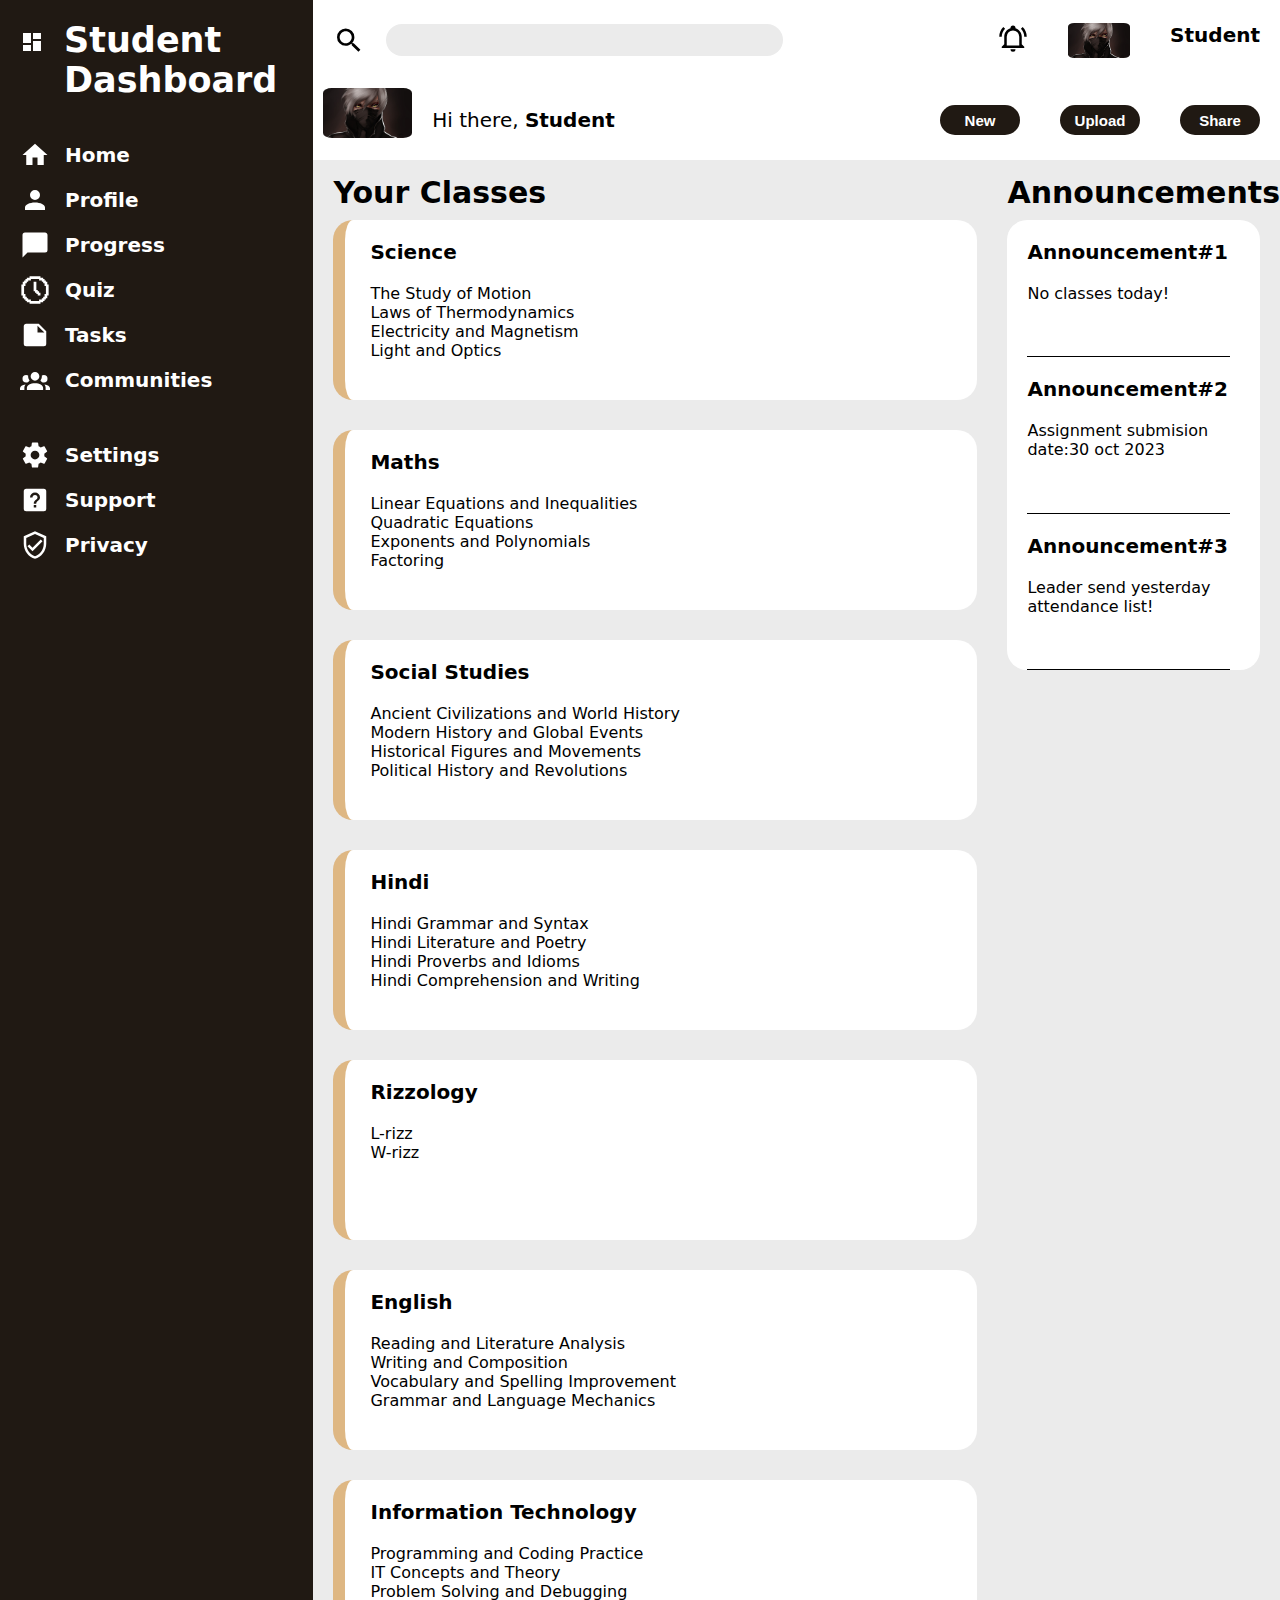
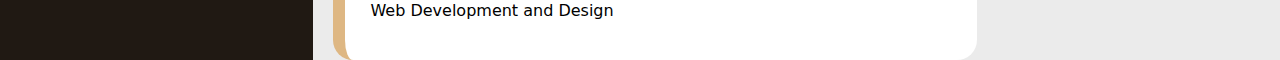
<file: student.html>
<!DOCTYPE html>
<html lang="en">
  <head>
    <meta charset="UTF-8" />
    <meta name="viewport" content="width=device-width, initial-scale=1.0" />
    <title>Admin-Dashboard</title>
    <link rel="stylesheet" href="student.css" />
    <link rel="stylesheet" href="master.css">
  </head>
  <body>
    <div class="container">
      <div class="grid-item" id="sideBar">
        <div id="dashboard">
          <svg
            id="dashboardSvg"
            class="icons"
            xmlns="http://www.w3.org/2000/svg"
            viewBox="0 0 24 24"
          >
            <title>view-dashboard</title>
            <path
              d="M13,3V9H21V3M13,21H21V11H13M3,21H11V15H3M3,13H11V3H3V13Z"
              fill="white"
            />
          </svg>

          <div id="dashboardText">Student Dashboard</div>
        </div>
        <div id="upperSide">
          <div class="sideItems">
            <svg
              id="homeIcon"
              class="sideIcon"
              xmlns="http://www.w3.org/2000/svg"
              viewBox="0 0 24 24"
            >
              <title>home</title>
              <path
                d="M10,20V14H14V20H19V12H22L12,3L2,12H5V20H10Z"
                fill="white"
              />
            </svg>
            Home
          </div>
          <div class="sideItems">
            <svg
              id="profileIcon"
              class="sideIcon"
              xmlns="http://www.w3.org/2000/svg"
              viewBox="0 0 24 24"
            >
              <title>account</title>
              <path
                d="M12,4A4,4 0 0,1 16,8A4,4 0 0,1 12,12A4,4 0 0,1 8,8A4,4 0 0,1 12,4M12,14C16.42,14 20,15.79 20,18V20H4V18C4,15.79 7.58,14 12,14Z"
                fill="white"
              />
            </svg>
            Profile
          </div>
          <div class="sideItems">
            <svg
              id="messageIcon"
              class="sideIcon"
              xmlns="http://www.w3.org/2000/svg"
              viewBox="0 0 24 24"
            >
              <title>message</title>
              <path
                d="M20,2H4A2,2 0 0,0 2,4V22L6,18H20A2,2 0 0,0 22,16V4C22,2.89 21.1,2 20,2Z"
                fill="white"
              />
            </svg>
            <a href="progress.html" class="gay">Progress</a>
          </div>
          <div class="sideItems">
            <svg
              id="historyIcon"
              class="sideIcon"
              xmlns="http://www.w3.org/2000/svg"
              viewBox="0 0 22 22"
            >
              <title>clock</title>
              <path
                d="M10 5H12V11H13V12H14V13H15V15H13V14H12V13H11V12H10V5M15 1V2H17V3H18V4H19V5H20V7H21V15H20V17H19V18H18V19H17V20H15V21H7V20H5V19H4V18H3V17H2V15H1V7H2V5H3V4H4V3H5V2H7V1H15M14 3H8V4H6V5H5V6H4V8H3V14H4V16H5V17H6V18H8V19H14V18H16V17H17V16H18V14H19V8H18V6H17V5H16V4H14V3Z"
                fill="white"
              />
            </svg>
            <a href="quiz.html" class="gay">Quiz</a>
          </div>
          <div class="sideItems">
            <svg
              id="taskIcon"
              class="sideIcon"
              xmlns="http://www.w3.org/2000/svg"
              viewBox="0 0 24 24"
            >
              <title>note</title>
              <path
                d="M14,10V4.5L19.5,10M5,3C3.89,3 3,3.89 3,5V19A2,2 0 0,0 5,21H19A2,2 0 0,0 21,19V9L15,3H5Z"
                fill="white"
              />
            </svg>
            Tasks
          </div>
          <div class="sideItems">
            <svg
              id="communitiesIcon"
              class="sideIcon"
              xmlns="http://www.w3.org/2000/svg"
              viewBox="0 0 24 24"
            >
              <title>account-group</title>
              <path
                d="M12,5.5A3.5,3.5 0 0,1 15.5,9A3.5,3.5 0 0,1 12,12.5A3.5,3.5 0 0,1 8.5,9A3.5,3.5 0 0,1 12,5.5M5,8C5.56,8 6.08,8.15 6.53,8.42C6.38,9.85 6.8,11.27 7.66,12.38C7.16,13.34 6.16,14 5,14A3,3 0 0,1 2,11A3,3 0 0,1 5,8M19,8A3,3 0 0,1 22,11A3,3 0 0,1 19,14C17.84,14 16.84,13.34 16.34,12.38C17.2,11.27 17.62,9.85 17.47,8.42C17.92,8.15 18.44,8 19,8M5.5,18.25C5.5,16.18 8.41,14.5 12,14.5C15.59,14.5 18.5,16.18 18.5,18.25V20H5.5V18.25M0,20V18.5C0,17.11 1.89,15.94 4.45,15.6C3.86,16.28 3.5,17.22 3.5,18.25V20H0M24,20H20.5V18.25C20.5,17.22 20.14,16.28 19.55,15.6C22.11,15.94 24,17.11 24,18.5V20Z"
                fill="white"
              />
            </svg>
            Communities
          </div>
        </div>
        <div id="lowerSide">
          <div class="sideItems">
            <svg
              id="settingsIcon"
              class="sideIcon"
              xmlns="http://www.w3.org/2000/svg"
              viewBox="0 0 24 24"
            >
              <title>cog</title>
              <path
                d="M12,15.5A3.5,3.5 0 0,1 8.5,12A3.5,3.5 0 0,1 12,8.5A3.5,3.5 0 0,1 15.5,12A3.5,3.5 0 0,1 12,15.5M19.43,12.97C19.47,12.65 19.5,12.33 19.5,12C19.5,11.67 19.47,11.34 19.43,11L21.54,9.37C21.73,9.22 21.78,8.95 21.66,8.73L19.66,5.27C19.54,5.05 19.27,4.96 19.05,5.05L16.56,6.05C16.04,5.66 15.5,5.32 14.87,5.07L14.5,2.42C14.46,2.18 14.25,2 14,2H10C9.75,2 9.54,2.18 9.5,2.42L9.13,5.07C8.5,5.32 7.96,5.66 7.44,6.05L4.95,5.05C4.73,4.96 4.46,5.05 4.34,5.27L2.34,8.73C2.21,8.95 2.27,9.22 2.46,9.37L4.57,11C4.53,11.34 4.5,11.67 4.5,12C4.5,12.33 4.53,12.65 4.57,12.97L2.46,14.63C2.27,14.78 2.21,15.05 2.34,15.27L4.34,18.73C4.46,18.95 4.73,19.03 4.95,18.95L7.44,17.94C7.96,18.34 8.5,18.68 9.13,18.93L9.5,21.58C9.54,21.82 9.75,22 10,22H14C14.25,22 14.46,21.82 14.5,21.58L14.87,18.93C15.5,18.67 16.04,18.34 16.56,17.94L19.05,18.95C19.27,19.03 19.54,18.95 19.66,18.73L21.66,15.27C21.78,15.05 21.73,14.78 21.54,14.63L19.43,12.97Z"
                fill="white"
              />
            </svg>
            Settings
          </div>
          <div class="sideItems">
            <svg
              id="supportIcon"
              class="sideIcon"
              xmlns="http://www.w3.org/2000/svg"
              viewBox="0 0 24 24"
            >
              <title>help-box</title>
              <path
                d="M11,18H13V16H11V18M12,6A4,4 0 0,0 8,10H10A2,2 0 0,1 12,8A2,2 0 0,1 14,10C14,12 11,11.75 11,15H13C13,12.75 16,12.5 16,10A4,4 0 0,0 12,6M5,3H19A2,2 0 0,1 21,5V19A2,2 0 0,1 19,21H5A2,2 0 0,1 3,19V5A2,2 0 0,1 5,3Z"
                fill="white"
              />
            </svg>
            Support
          </div>
          <div class="sideItems">
            <svg
              id="privacyIcon"
              class="sideIcon"
              xmlns="http://www.w3.org/2000/svg"
              viewBox="0 0 24 24"
            >
              <title>shield-check-outline</title>
              <path
                d="M21,11C21,16.55 17.16,21.74 12,23C6.84,21.74 3,16.55 3,11V5L12,1L21,5V11M12,21C15.75,20 19,15.54 19,11.22V6.3L12,3.18L5,6.3V11.22C5,15.54 8.25,20 12,21M10,17L6,13L7.41,11.59L10,14.17L16.59,7.58L18,9"
                fill="white"
              />
            </svg>
            Privacy
          </div>
        </div>
      </div>
      <div class="grid-item" id="header">
        <div class="searchBar">
          <svg
            id="magnify"
            class="icons"
            xmlns="http://www.w3.org/2000/svg"
            viewBox="0 0 24 24"
          >
            <title>magnify</title>
            <path
              d="M9.5,3A6.5,6.5 0 0,1 16,9.5C16,11.11 15.41,12.59 14.44,13.73L14.71,14H15.5L20.5,19L19,20.5L14,15.5V14.71L13.73,14.44C12.59,15.41 11.11,16 9.5,16A6.5,6.5 0 0,1 3,9.5A6.5,6.5 0 0,1 9.5,3M9.5,5C7,5 5,7 5,9.5C5,12 7,14 9.5,14C12,14 14,12 14,9.5C14,7 12,5 9.5,5Z"
            />
          </svg>
          <input type="text" id="search" />
        </div>
        <div class="rightSide">
          <!-- <div id="notification">ting</div> -->

          <svg
            class="icons"
            id="bell"
            xmlns="http://www.w3.org/2000/svg"
            viewBox="0 0 24 24"
          >
            <title>bell-ring-outline</title>
            <path
              d="M10,21H14A2,2 0 0,1 12,23A2,2 0 0,1 10,21M21,19V20H3V19L5,17V11C5,7.9 7.03,5.17 10,4.29C10,4.19 10,4.1 10,4A2,2 0 0,1 12,2A2,2 0 0,1 14,4C14,4.1 14,4.19 14,4.29C16.97,5.17 19,7.9 19,11V17L21,19M17,11A5,5 0 0,0 12,6A5,5 0 0,0 7,11V18H17V11M19.75,3.19L18.33,4.61C20.04,6.3 21,8.6 21,11H23C23,8.07 21.84,5.25 19.75,3.19M1,11H3C3,8.6 3.96,6.3 5.67,4.61L4.25,3.19C2.16,5.25 1,8.07 1,11Z"
            />
          </svg>
          <img src="pic.jpg" alt="profilePic" class="photo" />
          <div class="userName">Student</div>
        </div>
      </div>
      <div class="grid-item" id="navBar">
        <div class="leftSide">
          <img src="pic.jpg" alt="profilePic" class="photo" />
          <div class="greetings">
            <p>Hi there, <b>Student</b></p>
          </div>
        </div>
        <div class="rightSide">
          <button id="newBtn">New</button>
          <button id="upload">Upload</button>
          <button id="Share">Share</button>
        </div>
      </div>
      <div class="grid-item" id="mainBody">
        <div id="mainHeading">Your Classes</div>

        <div id="projects">
          <div class="card">
            <p class="projectName">Science</p>
            <p class="description">
              The Study of Motion<br>
Laws of Thermodynamics<br>
Electricity and Magnetism<br>
Light and Optics<br>
            </p>
          </div>
          <div class="card">
            <p class="projectName">Maths</p>
            <p class="description">
              Linear Equations and Inequalities<br>
Quadratic Equations<br>
Exponents and Polynomials<br>
Factoring<br>
            </p>
          </div>
          <div class="card">
            <p class="projectName">Social Studies</p>
            <p class="description">
Ancient Civilizations and World History<br>
Modern History and Global Events<br>
Historical Figures and Movements<br>
Political History and Revolutions<br>
            </p>
          </div>
          <div class="card">
            <p class="projectName">Hindi</p>
            <p class="description">
              Hindi Grammar and Syntax<br>
Hindi Literature and Poetry<br>
Hindi Proverbs and Idioms<br>
Hindi Comprehension and Writing<br>
            </p>
          </div>
          <div class="card">
            <p class="projectName">Rizzology</p>
            <p class="description">
              L-rizz<br>
              W-rizz<br>
            </p>
          </div>
          <div class="card">
            <p class="projectName">English</p>
            <p class="description">
              Reading and Literature Analysis<br>
Writing and Composition<br>
Vocabulary and Spelling Improvement<br>
Grammar and Language Mechanics<br>
            </p>
          </div>
          <div class="card">
            <p class="projectName">Information Technology</p>
            <p class="description">
              Programming and Coding Practice<br>
IT Concepts and Theory<br>
Problem Solving and Debugging<br>
Web Development and Design<br>
            </p>
          </div>
        </div>

        <div id="annoHeading">Announcements</div>
        <div id="announcements">
          <div class="announcement">
            <p class="annoName">Announcement#1</p>
            <p class="annoText">
              No classes today!
            </p>
          </div>
          <div class="announcement">
            <p class="annoName">Announcement#2</p>
            <p class="annoText">
              Assignment submision date:30 oct 2023
            </p>
          </div>
          <div class="announcement">
            <p class="annoName">Announcement#3</p>
            <p class="annoText">
              Leader send yesterday attendance list!
            </p>
          </div>
        </div>
      </div>
    </div>
  </body>
</html>
</file>
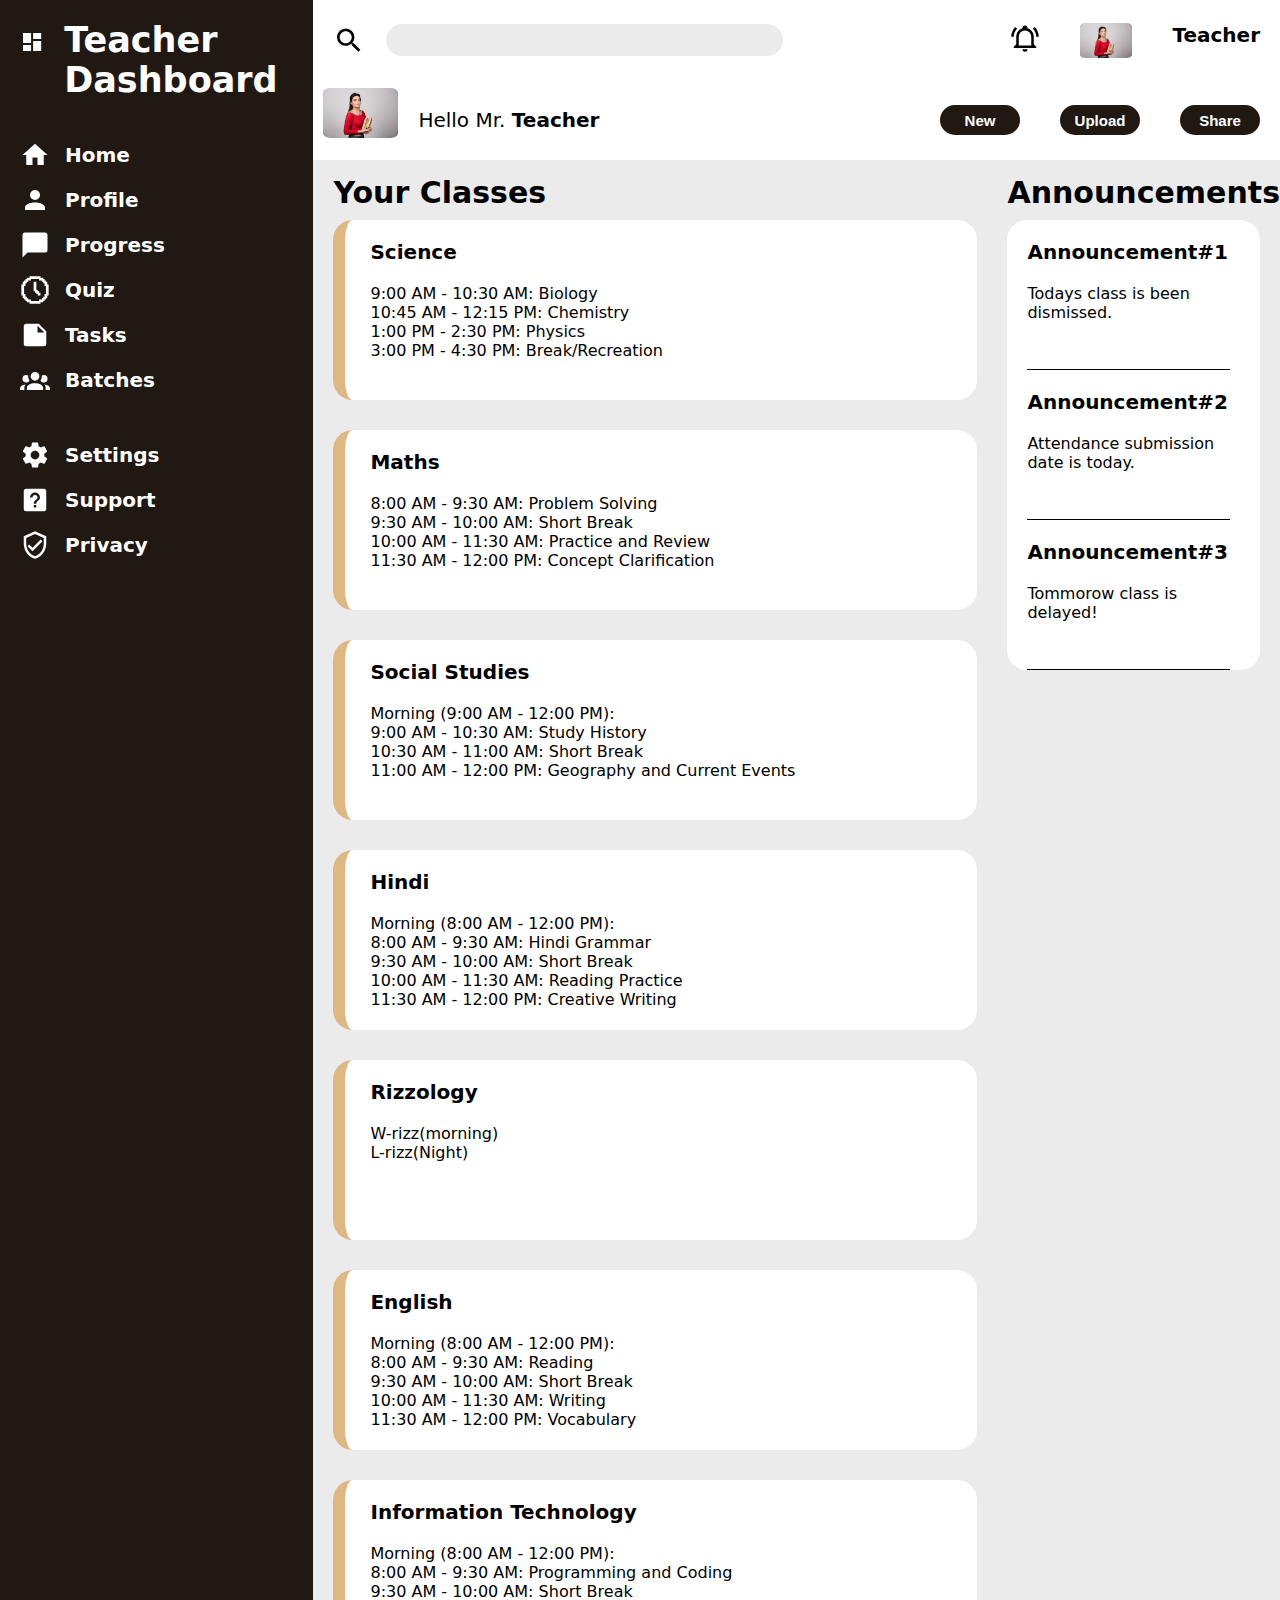
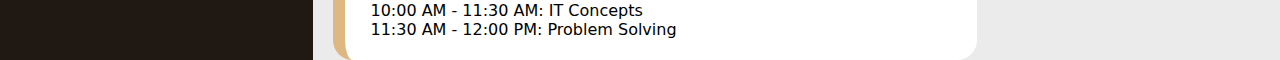
<file: teacher.html>
<!DOCTYPE html>
<html lang="en">
  <head>
    <meta charset="UTF-8" />
    <meta name="viewport" content="width=device-width, initial-scale=1.0" />
    <title>Admin-Dashboard</title>
    <link rel="stylesheet" href="student.css" />
    <link rel="stylesheet" href="master.css">
  </head>
  <body>
    <div class="container">
      <div class="grid-item" id="sideBar">
        <div id="dashboard">
          <svg
            id="dashboardSvg"
            class="icons"
            xmlns="http://www.w3.org/2000/svg"
            viewBox="0 0 24 24"
          >
            <title>view-dashboard</title>
            <path
              d="M13,3V9H21V3M13,21H21V11H13M3,21H11V15H3M3,13H11V3H3V13Z"
              fill="white"
            />
          </svg>

          <div id="dashboardText">Teacher Dashboard</div>
        </div>
        <div id="upperSide">
          <div class="sideItems">
            <svg
              id="homeIcon"
              class="sideIcon"
              xmlns="http://www.w3.org/2000/svg"
              viewBox="0 0 24 24"
            >
              <title>home</title>
              <path
                d="M10,20V14H14V20H19V12H22L12,3L2,12H5V20H10Z"
                fill="white"
              />
            </svg>
            Home
          </div>
          <div class="sideItems">
            <svg
              id="profileIcon"
              class="sideIcon"
              xmlns="http://www.w3.org/2000/svg"
              viewBox="0 0 24 24"
            >
              <title>account</title>
              <path
                d="M12,4A4,4 0 0,1 16,8A4,4 0 0,1 12,12A4,4 0 0,1 8,8A4,4 0 0,1 12,4M12,14C16.42,14 20,15.79 20,18V20H4V18C4,15.79 7.58,14 12,14Z"
                fill="white"
              />
            </svg>
            Profile
          </div>
          <div class="sideItems">
            <svg
              id="messageIcon"
              class="sideIcon"
              xmlns="http://www.w3.org/2000/svg"
              viewBox="0 0 24 24"
            >
              <title>message</title>
              <path
                d="M20,2H4A2,2 0 0,0 2,4V22L6,18H20A2,2 0 0,0 22,16V4C22,2.89 21.1,2 20,2Z"
                fill="white"
              />
            </svg>
            <a href="progress.html" class="gay">Progress</a>
          </div>
          <div class="sideItems">
            <svg
              id="historyIcon"
              class="sideIcon"
              xmlns="http://www.w3.org/2000/svg"
              viewBox="0 0 22 22"
            >
              <title>clock</title>
              <path
                d="M10 5H12V11H13V12H14V13H15V15H13V14H12V13H11V12H10V5M15 1V2H17V3H18V4H19V5H20V7H21V15H20V17H19V18H18V19H17V20H15V21H7V20H5V19H4V18H3V17H2V15H1V7H2V5H3V4H4V3H5V2H7V1H15M14 3H8V4H6V5H5V6H4V8H3V14H4V16H5V17H6V18H8V19H14V18H16V17H17V16H18V14H19V8H18V6H17V5H16V4H14V3Z"
                fill="white"
              />
            </svg>
            <a href="quiz.html" class="gay">Quiz</a>
          </div>
          <div class="sideItems">
            <svg
              id="taskIcon"
              class="sideIcon"
              xmlns="http://www.w3.org/2000/svg"
              viewBox="0 0 24 24"
            >
              <title>note</title>
              <path
                d="M14,10V4.5L19.5,10M5,3C3.89,3 3,3.89 3,5V19A2,2 0 0,0 5,21H19A2,2 0 0,0 21,19V9L15,3H5Z"
                fill="white"
              />
            </svg>
            Tasks
          </div>
          <div class="sideItems">
            <svg
              id="communitiesIcon"
              class="sideIcon"
              xmlns="http://www.w3.org/2000/svg"
              viewBox="0 0 24 24"
            >
              <title>account-group</title>
              <path
                d="M12,5.5A3.5,3.5 0 0,1 15.5,9A3.5,3.5 0 0,1 12,12.5A3.5,3.5 0 0,1 8.5,9A3.5,3.5 0 0,1 12,5.5M5,8C5.56,8 6.08,8.15 6.53,8.42C6.38,9.85 6.8,11.27 7.66,12.38C7.16,13.34 6.16,14 5,14A3,3 0 0,1 2,11A3,3 0 0,1 5,8M19,8A3,3 0 0,1 22,11A3,3 0 0,1 19,14C17.84,14 16.84,13.34 16.34,12.38C17.2,11.27 17.62,9.85 17.47,8.42C17.92,8.15 18.44,8 19,8M5.5,18.25C5.5,16.18 8.41,14.5 12,14.5C15.59,14.5 18.5,16.18 18.5,18.25V20H5.5V18.25M0,20V18.5C0,17.11 1.89,15.94 4.45,15.6C3.86,16.28 3.5,17.22 3.5,18.25V20H0M24,20H20.5V18.25C20.5,17.22 20.14,16.28 19.55,15.6C22.11,15.94 24,17.11 24,18.5V20Z"
                fill="white"
              />
            </svg>
            <a href="batch.html" class="gay">Batches</a>
          </div>
        </div>
        <div id="lowerSide">
          <div class="sideItems">
            <svg
              id="settingsIcon"
              class="sideIcon"
              xmlns="http://www.w3.org/2000/svg"
              viewBox="0 0 24 24"
            >
              <title>cog</title>
              <path
                d="M12,15.5A3.5,3.5 0 0,1 8.5,12A3.5,3.5 0 0,1 12,8.5A3.5,3.5 0 0,1 15.5,12A3.5,3.5 0 0,1 12,15.5M19.43,12.97C19.47,12.65 19.5,12.33 19.5,12C19.5,11.67 19.47,11.34 19.43,11L21.54,9.37C21.73,9.22 21.78,8.95 21.66,8.73L19.66,5.27C19.54,5.05 19.27,4.96 19.05,5.05L16.56,6.05C16.04,5.66 15.5,5.32 14.87,5.07L14.5,2.42C14.46,2.18 14.25,2 14,2H10C9.75,2 9.54,2.18 9.5,2.42L9.13,5.07C8.5,5.32 7.96,5.66 7.44,6.05L4.95,5.05C4.73,4.96 4.46,5.05 4.34,5.27L2.34,8.73C2.21,8.95 2.27,9.22 2.46,9.37L4.57,11C4.53,11.34 4.5,11.67 4.5,12C4.5,12.33 4.53,12.65 4.57,12.97L2.46,14.63C2.27,14.78 2.21,15.05 2.34,15.27L4.34,18.73C4.46,18.95 4.73,19.03 4.95,18.95L7.44,17.94C7.96,18.34 8.5,18.68 9.13,18.93L9.5,21.58C9.54,21.82 9.75,22 10,22H14C14.25,22 14.46,21.82 14.5,21.58L14.87,18.93C15.5,18.67 16.04,18.34 16.56,17.94L19.05,18.95C19.27,19.03 19.54,18.95 19.66,18.73L21.66,15.27C21.78,15.05 21.73,14.78 21.54,14.63L19.43,12.97Z"
                fill="white"
              />
            </svg>
            Settings
          </div>
          <div class="sideItems">
            <svg
              id="supportIcon"
              class="sideIcon"
              xmlns="http://www.w3.org/2000/svg"
              viewBox="0 0 24 24"
            >
              <title>help-box</title>
              <path
                d="M11,18H13V16H11V18M12,6A4,4 0 0,0 8,10H10A2,2 0 0,1 12,8A2,2 0 0,1 14,10C14,12 11,11.75 11,15H13C13,12.75 16,12.5 16,10A4,4 0 0,0 12,6M5,3H19A2,2 0 0,1 21,5V19A2,2 0 0,1 19,21H5A2,2 0 0,1 3,19V5A2,2 0 0,1 5,3Z"
                fill="white"
              />
            </svg>
            Support
          </div>
          <div class="sideItems">
            <svg
              id="privacyIcon"
              class="sideIcon"
              xmlns="http://www.w3.org/2000/svg"
              viewBox="0 0 24 24"
            >
              <title>shield-check-outline</title>
              <path
                d="M21,11C21,16.55 17.16,21.74 12,23C6.84,21.74 3,16.55 3,11V5L12,1L21,5V11M12,21C15.75,20 19,15.54 19,11.22V6.3L12,3.18L5,6.3V11.22C5,15.54 8.25,20 12,21M10,17L6,13L7.41,11.59L10,14.17L16.59,7.58L18,9"
                fill="white"
              />
            </svg>
            Privacy
          </div>
        </div>
      </div>
      <div class="grid-item" id="header">
        <div class="searchBar">
          <svg
            id="magnify"
            class="icons"
            xmlns="http://www.w3.org/2000/svg"
            viewBox="0 0 24 24"
          >
            <title>magnify</title>
            <path
              d="M9.5,3A6.5,6.5 0 0,1 16,9.5C16,11.11 15.41,12.59 14.44,13.73L14.71,14H15.5L20.5,19L19,20.5L14,15.5V14.71L13.73,14.44C12.59,15.41 11.11,16 9.5,16A6.5,6.5 0 0,1 3,9.5A6.5,6.5 0 0,1 9.5,3M9.5,5C7,5 5,7 5,9.5C5,12 7,14 9.5,14C12,14 14,12 14,9.5C14,7 12,5 9.5,5Z"
            />
          </svg>
          <input type="text" id="search" />
        </div>
        <div class="rightSide">
          <!-- <div id="notification">ting</div> -->

          <svg
            class="icons"
            id="bell"
            xmlns="http://www.w3.org/2000/svg"
            viewBox="0 0 24 24"
          >
            <title>bell-ring-outline</title>
            <path
              d="M10,21H14A2,2 0 0,1 12,23A2,2 0 0,1 10,21M21,19V20H3V19L5,17V11C5,7.9 7.03,5.17 10,4.29C10,4.19 10,4.1 10,4A2,2 0 0,1 12,2A2,2 0 0,1 14,4C14,4.1 14,4.19 14,4.29C16.97,5.17 19,7.9 19,11V17L21,19M17,11A5,5 0 0,0 12,6A5,5 0 0,0 7,11V18H17V11M19.75,3.19L18.33,4.61C20.04,6.3 21,8.6 21,11H23C23,8.07 21.84,5.25 19.75,3.19M1,11H3C3,8.6 3.96,6.3 5.67,4.61L4.25,3.19C2.16,5.25 1,8.07 1,11Z"
            />
          </svg>
          <img src="teach.jpg" alt="profilePic" class="photo" />
          <div class="userName">Teacher</div>
        </div>
      </div>
      <div class="grid-item" id="navBar">
        <div class="leftSide">
          <img src="teach.jpg" alt="profilePic" class="photo" />
          <div class="greetings">
            <p>Hello Mr. <b>Teacher</b></p>
          </div>
        </div>
        <div class="rightSide">
          <button id="newBtn">New</button>
          <button id="upload">Upload</button>
          <button id="Share">Share</button>
        </div>
      </div>
      <div class="grid-item" id="mainBody">
        <div id="mainHeading">Your Classes</div>

        <div id="projects">
          <div class="card">
            <p class="projectName">Science</p>
            <p class="description">
              9:00 AM - 10:30 AM: Biology<br>
              10:45 AM - 12:15 PM: Chemistry<br>
              1:00 PM - 2:30 PM: Physics<br>
              3:00 PM - 4:30 PM: Break/Recreation<br>

            </p>
          </div>
          <div class="card">
            <p class="projectName">Maths</p>
            <p class="description">
              8:00 AM - 9:30 AM: Problem Solving<br>
9:30 AM - 10:00 AM: Short Break<br>
10:00 AM - 11:30 AM: Practice and Review<br>
11:30 AM - 12:00 PM: Concept Clarification<br>
            </p>
          </div>
          <div class="card">
            <p class="projectName">Social Studies</p>
            <p class="description">
              Morning (9:00 AM - 12:00 PM):<br>

9:00 AM - 10:30 AM: Study History<br>
10:30 AM - 11:00 AM: Short Break<br>
11:00 AM - 12:00 PM: Geography and Current Events<br>
            </p>
          </div>
          <div class="card">
            <p class="projectName">Hindi</p>
            <p class="description">
              Morning (8:00 AM - 12:00 PM):<br>
8:00 AM - 9:30 AM: Hindi Grammar<br>
9:30 AM - 10:00 AM: Short Break<br>
10:00 AM - 11:30 AM: Reading Practice<br>
11:30 AM - 12:00 PM: Creative Writing<br>
            </p>
          </div>
          <div class="card">
            <p class="projectName">Rizzology</p>
            <p class="description">
              W-rizz(morning)<br>
              L-rizz(Night)<br>
            </p>
          </div>
          <div class="card">
            <p class="projectName">English</p>
            <p class="description">
              Morning (8:00 AM - 12:00 PM):<br>
8:00 AM - 9:30 AM: Reading<br>
9:30 AM - 10:00 AM: Short Break<br>
10:00 AM - 11:30 AM: Writing<br>
11:30 AM - 12:00 PM: Vocabulary<br>
            </p>
          </div>
          <div class="card">
            <p class="projectName">Information Technology</p>
            <p class="description">
              Morning (8:00 AM - 12:00 PM):<br>
8:00 AM - 9:30 AM: Programming and Coding<br>
9:30 AM - 10:00 AM: Short Break<br>
10:00 AM - 11:30 AM: IT Concepts<br>
11:30 AM - 12:00 PM: Problem Solving<br>
            </p>
          </div>
        </div>

        <div id="annoHeading">Announcements</div>
        <div id="announcements">
          <div class="announcement">
            <p class="annoName">Announcement#1</p>
            <p class="annoText">
              Todays class is been dismissed.
            </p>
          </div>
          <div class="announcement">
            <p class="annoName">Announcement#2</p>
            <p class="annoText">
              Attendance submission date is today.
            </p>
          </div>
          <div class="announcement">
            <p class="annoName">Announcement#3</p>
            <p class="annoText">
              Tommorow class is delayed!
            </p>
          </div>
        </div>
      </div>
    </div>
  </body>
</html>
</file>
<file: master.css>
body
{
    animation: transitionIn 0.75s;
}
@keyframes transitionIn{
    from{
        opacity: 0;
        transform:translateY(-10px);
    }
    to{
        opacity:1;
        transform:translateY(0);
    }
}
</file>
<file: analytics.css>
@import url('https://fonts.googleapis.com/css?family=Montserrat:400,600,700&display=swap');

*{
	margin: 0;
	padding: 0;
	list-style: none;
	box-sizing: border-box;
	font-family: 'Montserrat', sans-serif;
}

body{
	background: #ffffff;
	overflow-x: hidden;
}

.wrapper{
	width: 100%;
	height: 100%;
	
}

.lboard_section{
	width: 500px;
	height: 400px;
	margin: 100px auto 0;
	background: #210921;
	padding: 25px 40px;
	position: relative;
	border-radius: 5px;
}

.lboard_section .lboard_tabs ul{
	display: flex;
}

.lboard_section .lboard_tabs ul li{
	margin-right: 50px;
	font-size: 18px;
	font-weight: 600;
	color: #3a3d51;
	cursor: pointer;
}

.lboard_section .lboard_tabs ul li:hover,
.lboard_section .lboard_tabs ul li.active{
	color: #fff;
}

.lboard_wrap{
	position: absolute;
	top: 70px;
	left: 40px;
	background: #8f8c8d;
	width: 100%;
	height: 100%;
	border-radius: 5px;
}

.lboard_wrap .lboard_item{
	padding: 25px;
}

.lboard_wrap .lboard_mem{
	display: flex;
	align-items: center;
	padding: 15px 0;
	border-bottom: 1px solid #ffffff;
}

.lboard_wrap .lboard_mem:first-child{
	padding-top: 0;
}

.lboard_wrap .lboard_mem:last-child{
	padding-bottom: 0;
	border-bottom: 0;
}

.lboard_wrap .lboard_mem .img{
	width: 50px;
}

.lboard_wrap .lboard_mem img{
	display: block;
	width: 100%;
}

.lboard_wrap .lboard_mem .name_bar{
	margin: 0 20px;
	width: calc(100% - 150px);
}

.lboard_wrap .lboard_mem .name_bar p{
	color: #000000;
}

.lboard_wrap .lboard_mem .name_bar p span{
	margin-right: 5px;
}

.lboard_wrap .lboard_mem .points{
	width: 100px;
	color: #000000;
}

.lboard_wrap .lboard_mem .name_bar .bar_wrap{
	width: 100%;
	height: 5px;
	background: #210921;
	margin-top: 5px;
	border-radius: 5px;
	position: relative;
	overflow: hidden;
}

.lboard_wrap .lboard_mem .name_bar .bar_wrap .inner_bar{
	position: absolute;
	top: 0;
	left: 0;
	height: 5px;
	background: #fff;
	border-radius: 5px;
	border-top-right-radius: 0px;
	border-bottom-right-radius: 0px;
}
.buttons{
	display:flex;
	position:relative;
	text-decoration:none;
	color:black;
	top:100px;
	left:1000px;
	padding: 10 20;
	height:50px;
	width:70px;
	border-radius: 20px;
}
.buttons i{
	font-size: 50px;
}
</file>
<file: student.css>
html,
body {
  padding: 0;
  margin: 0;
  font-family: system-ui, -apple-system, BlinkMacSystemFont, "Segoe UI", Roboto,
    Oxygen, Ubuntu, Cantarell, "Open Sans", "Helvetica Neue", sans-serif;
}

.container {
  height: 100%;
  width: 100%;
  display: grid;
  grid-template-columns: 1fr 5fr;
  grid-template-rows: minmax(70px, 80px) minmax(70px, 80px) 7fr;
}

#sideBar {
  grid-row: 1/4;
  grid-column: 1/2;
  display: flex;
  flex-direction: column;
  padding: 20px;
  color: white;
  font-size: 15px;
  font-weight: bolder;
  background-color: #201913;
}
#dashboard {
  display: flex;
  align-items: start;
}
#dashboardText {
  font-size: 35px;
  font-weight: bolder;
  padding-bottom: 40px;
  padding-left: 20px;
}
#dashboardSvg {
  height: 40px;
  color: white;
  padding-top: 2px;
}

.sideItems {
  padding-bottom: 15px;
  font-size: 20px;
}

#upperSide {
  padding-bottom: 30px;
}

#header {
  grid-row: 1/2;
  grid-column: 2/3;
  display: flex;
  justify-content: space-between;
  align-items: center;
  padding-left: 20px;
}

.searchBar {
  display: flex;
  width: 50vh;
  align-items: center;
}

#search {
  height: 30px;
  border-radius: 20px;
  background-color: rgb(235, 235, 235);
  border: none;
  width: 150%;
}

#magnify {
  height: 55px;
  padding-right: 20px;
}

#navBar {
  grid-row: 2/3;
  grid-column: 2/3;
  display: flex;
  justify-content: space-between;
  align-items: center;
}

.rightSide {
  display: flex;
}
.rightSide * {
  margin: 20px;
}

#bell {
  height: 30px;
}

.leftSide {
  display: flex;
  gap: 20px;
  padding-left: 10px;
}
#navBar button {
  border-radius: 20px;
  width: 80px;
  height: 30px;
}

#mainBody {
  grid-column: 2/3;
  grid-row: 3/4;
  display: grid;
  grid-template-rows: minmax(50px, 60px) auto;
  grid-template-columns: 2fr 0.65fr;
  background-color: rgb(235, 235, 235);
}

#mainHeading {
  grid-row: 1/2;
  grid-column: 1/2;
  padding-left: 20px;
  display: flex;
  align-items: end;
  font-size: 30px;
  font-weight: bold;
  padding-bottom: 10px;
}

#annoHeading {
  grid-row: 1/2;
  grid-column: 2/3;
  padding-left: 30px;
  display: flex;
  align-items: end;
  font-size: 30px;
  font-weight: bold;
  padding-bottom: 10px;
  /* margin-left: 30px; */
}

#projects {
  grid-row: 2/3;
  grid-column: 1/2;
  display: grid;
  gap: 30px;
  grid-template-columns: repeat(auto-fill, minmax(370px, 1fr));
  grid-auto-rows: minmax(20vh, 1fr);
  padding-left: 20px;
  min-height: 100vh;
}

.card {
  padding-left: 25px;
  background-color: white;
  border-radius: 20px;
  border-left: 12px solid rgb(189, 111, 8, 0.5);
}

#announcements {
  grid-row: 2/3;
  grid-column: 2/3;
  padding-left: 20px;
}

button {
  color: white;
  font-size: 15px;
  font-weight: bolder;
  background-color: #201913;
  border: none;
}

.photo {
border-radius: 10%;
}

.rightSide .photo {
  height: 35px;
}
.leftSide .photo {
  height: 50px;
}
.projectName {
  font-size: 20px;
  font-weight: bold;
}
.userName {
  font-size: 20px;
  font-weight: bold;
}

#announcements {
  background-color: white;
  margin-left: 30px;
  padding-right: 30px;
  border-radius: 20px;
  margin-right: 20px;
  /* height: 500px; */
  max-height: 50vh;
  overflow-y: auto;
  display: grid;
  grid-template-rows: repeat(auto-fil);
}

.announcement {
  border-bottom: 1px solid black;
  padding-bottom: none;
  /* margi */
}
.annoName {
  font-size: 20px;
  font-weight: bold;
}

.greetings p {
  font-size: 20px;
}
.dashboardSvg {
  height: 40px;
}

.sideItems {
  display: flex;
  align-items: center;
}

.sideIcon {
  height: 30px;
  padding-right: 15px;
} 
.gay{
  text-decoration: none;
  color: #fff;
}
</file>
